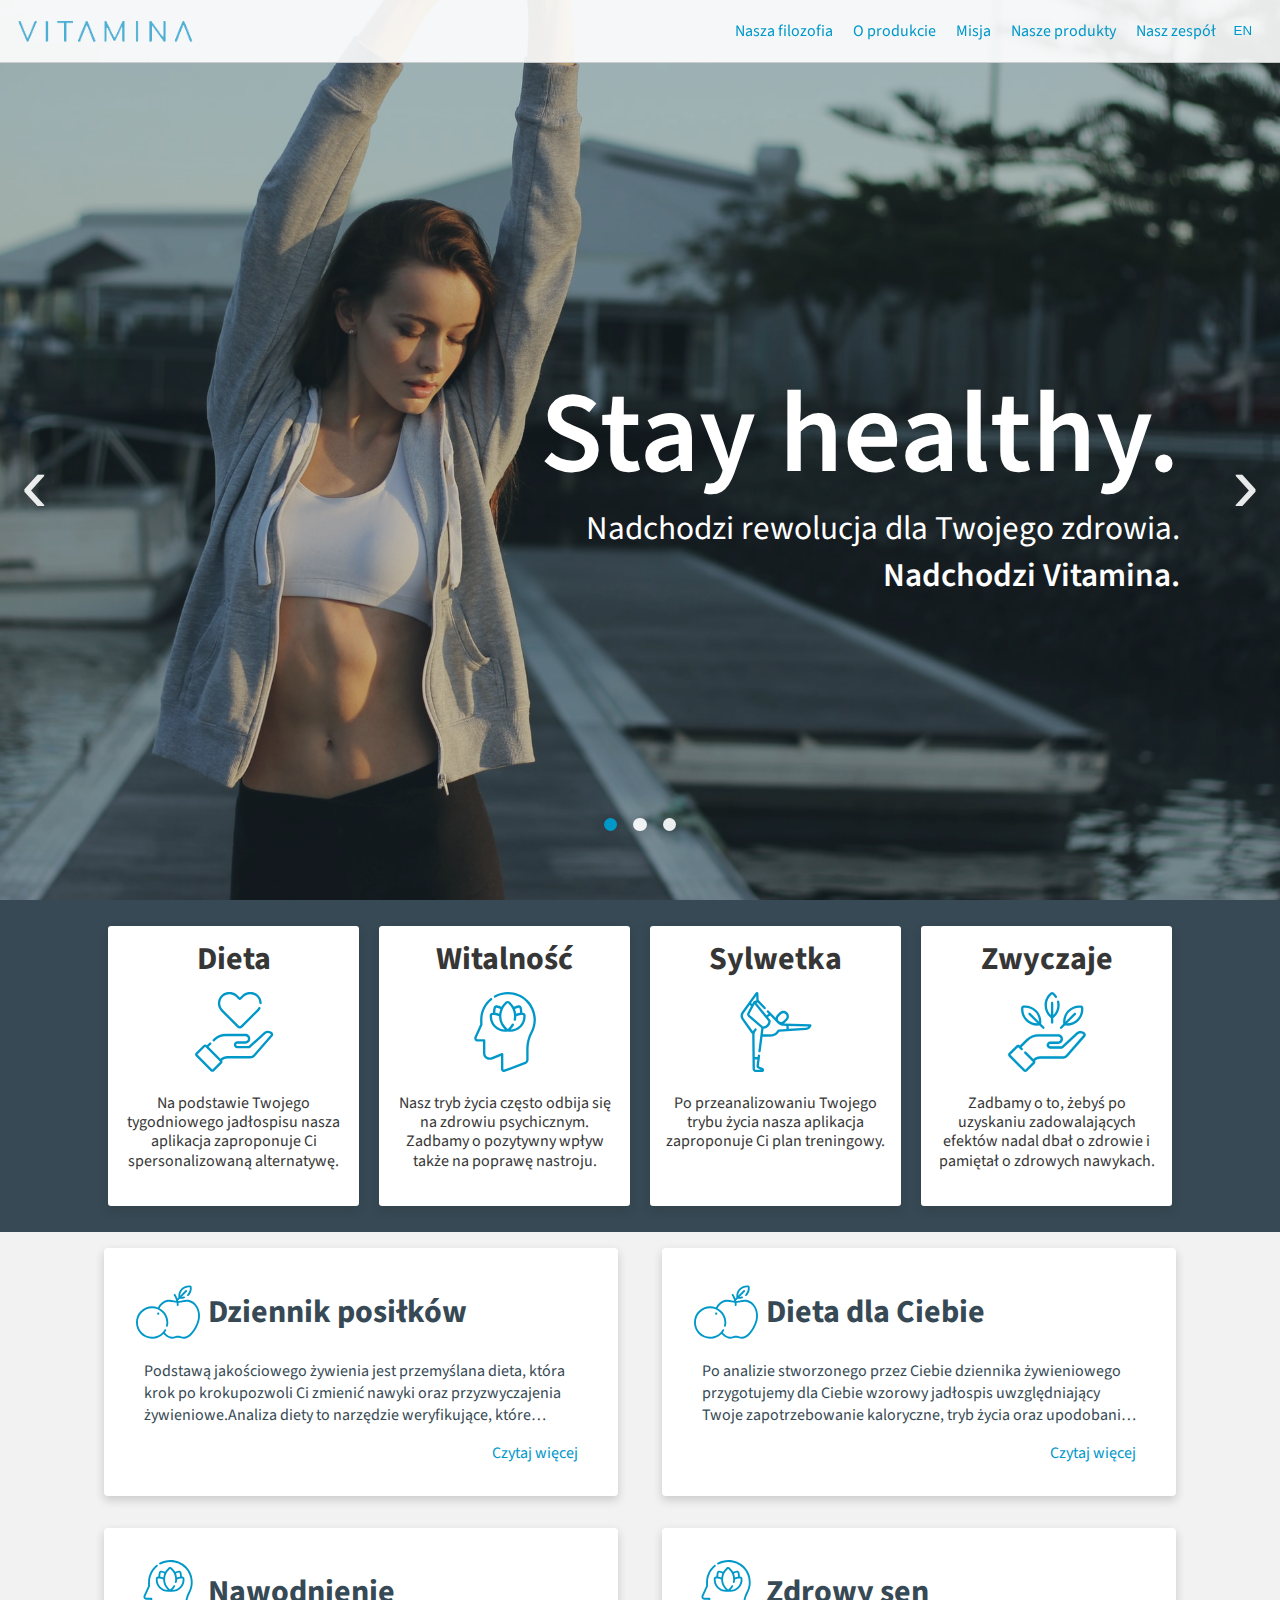
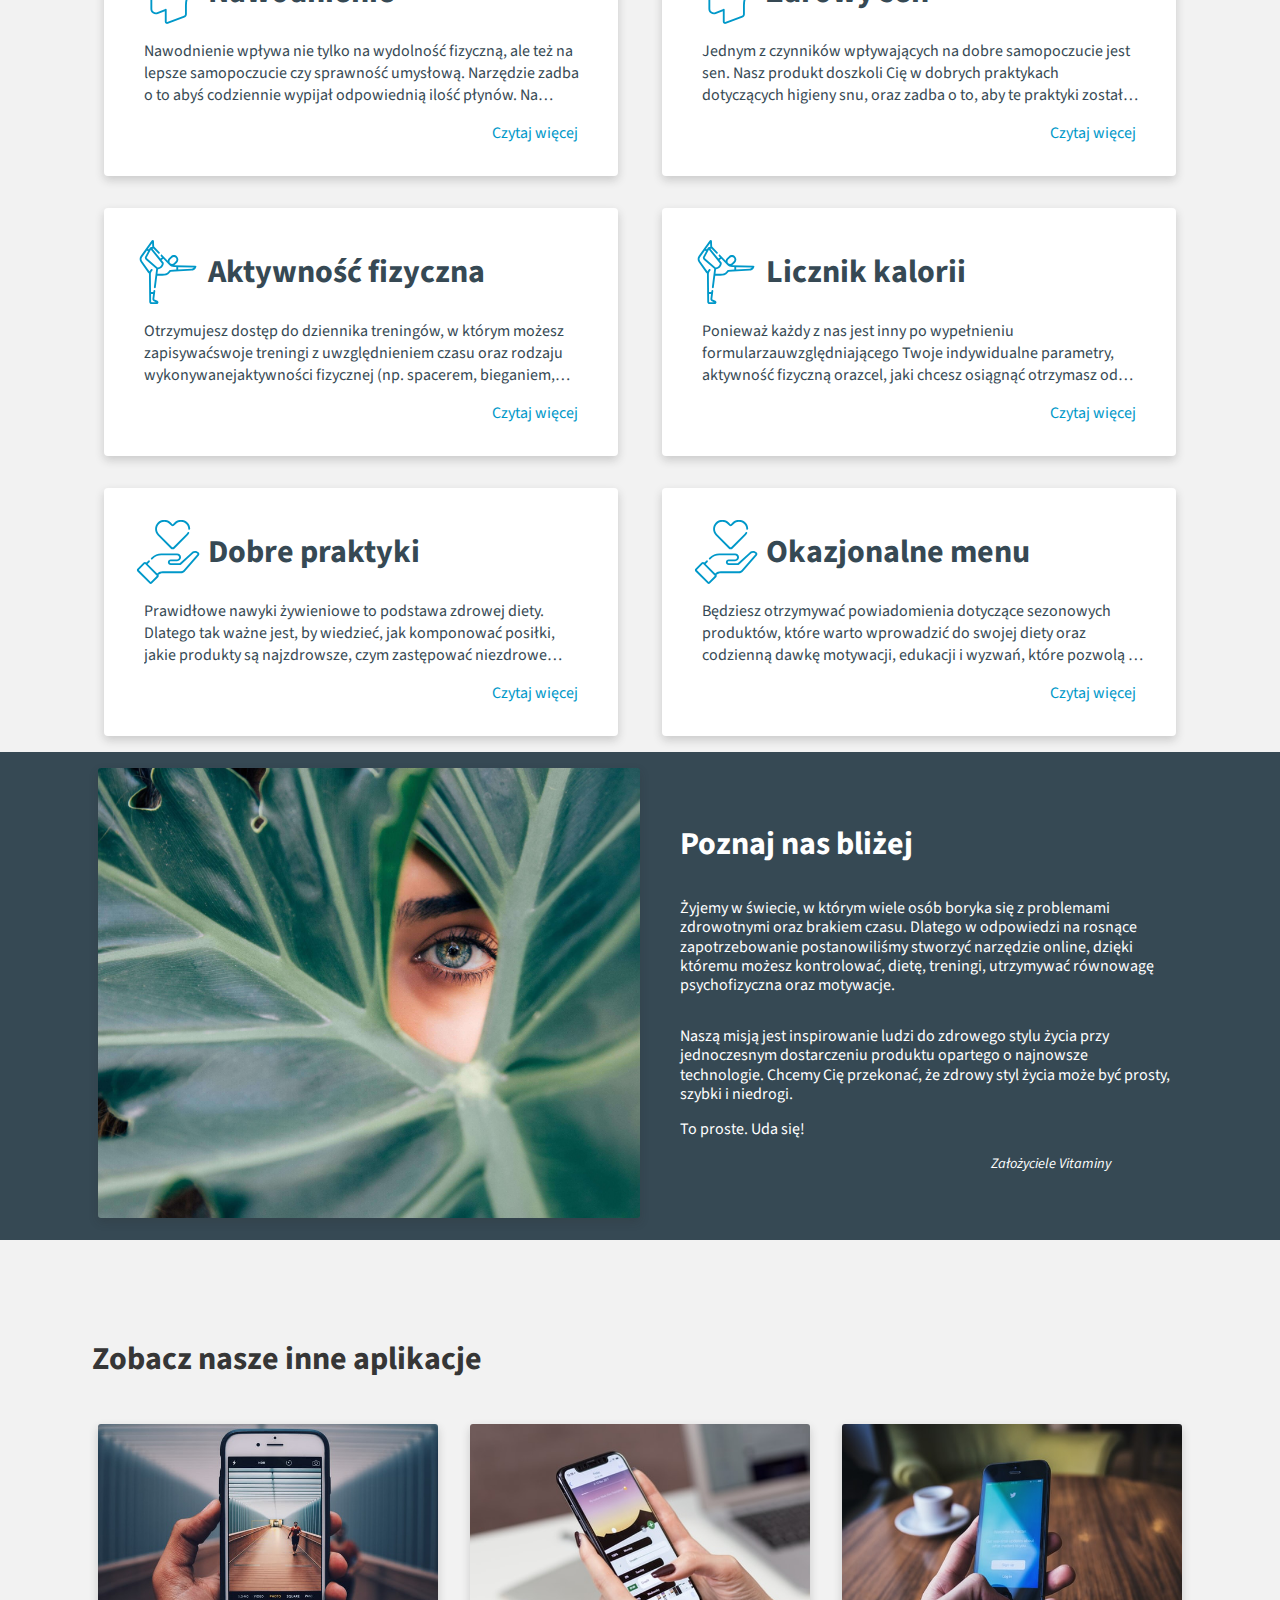
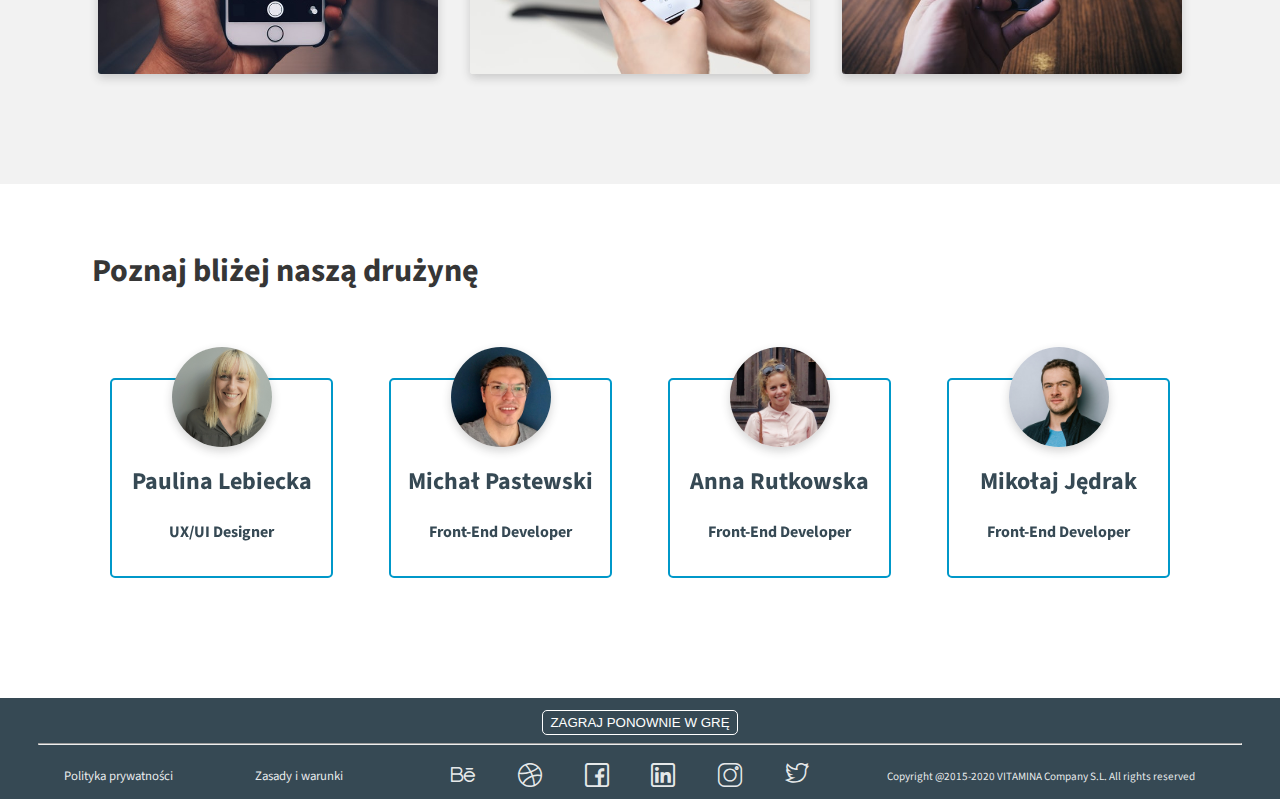
<file: index.html>
<!DOCTYPE html>
<html lang="pl">

<head>
    <meta charset="UTF-8">
    <meta name="Description" content="Projekt Vitamina - wszystko w trosce o zdrowie">
    <meta name="viewport" content="width=device-width, initial-scale=1.0">
    <title>Vitamina</title>

    <link rel="stylesheet" href="css/style.css" type="text/css">
    <link rel="stylesheet" href="css/modal.css" type="text/css">
    <link rel="stylesheet" href="css/variables.css" type="text/css">
    <link rel="stylesheet" href="icons/flaticon.css">
    <link rel="stylesheet" href="./game_elements/game.css">
    <link href="https://fonts.googleapis.com/css?family=Source+Sans+Pro&display=swap" rel="stylesheet">
    <link href="https://fonts.googleapis.com/css?family=Source+Sans+Pro:400&display=swap&subset=latin-ext"
        rel="stylesheet">
    <link href="https://fonts.googleapis.com/css2?family=Quicksand:wght@400;700&display=swap" rel="stylesheet">

</head>

<body>
    <div class="modal__overlay">
        <section class="modal__container">
            <div class="modal__img"></div>
            <button class="modal__close">&times;</button>
            <article class="modal__content">
                <h1 class="modal__title" id="modal-text-1" data-reload>Bądź pierwszy.</h1>
                <p class="modal__text" id="modal-text-2">Zapisz się do Newslettera aby jako pierwszy dowiedziec się o premierze <b>VITAMINY</b></p>
                <form method="post" class="modal__form">
                    <input class="modal__email" type="email" name="email" id="modal-text-input" placeholder="Tutaj wpisz swojego maila">
                    <button class="modal__submit" type="submit" id="modal-text-button">Zapisz się</button><br>
                    <button class="modal__play__game" type="submit" id="modal-text-game-button">Zagraj w naszą grę</button>
                    <span class="modal__email__error__text" id="modal-text-incorrect-email">Nieprawidłowy adres email. <br></span>
                    <label class="modal__label" id="modal-text-nospam"><b>Psst!</b>Tak samo jak ty nie lubimy spamu, dlatego wyślemy Ci 
                        <b>tylko jedną</b> wiadomość w dniu premiery.</label>
                </form>
                <p class="modal__permission" id="modal-text-permission">*Zapisując się do naszego Newslettera zgadzasz się na przetwarzanie Twoich danych w celach marketingowych.</p>
            </article>
        </section>
    </div>
    <a href="#home" class="navigation__menu__list__link"></a>
    <div class="linkLoc" id="home"></div>

    <div class="canvas hidden">
        <h3 id="non-landscape-warning" style= "display: none; padding: 10px; color: #FFF; text-align: center;">If you'd like to play the game, please rotate your device to horizontal position.</h3>
        <div class="game__box">
		    <div class="game__stats">
			    <div class="progress__bar__container game__stat">
				    <div class="progress__bar">
					    <div class="progress__bar__value">100%</div>
					    <div class="progress__bar__empty"></div>
					    <div class="progress__bar__fill"></div>
				    </div>
			    </div>

                <div class="timer game__stat"></div>

                <div class="game__score game__stat" id="game-proper-score">
                    Wynik: <span class="score__counter"></span>
                </div>
		    </div>

            <div class="game__over__screen">
                <img class="end__game__image__text" src="./game_elements/game_image/koniec_gry.svg">
                <div class="final__score"></div>
                <div class="best__score"></div>
                <div class="end__game__text" id="game-proper-endscreen">Vitamen się najadł niezdrowego jedzenia i teraz boli go brzuch. Czy ktoś ma jakąś miętową herbatę?</div>
                <img class="full__human" src="./game_elements/game_image/ludek_brzuch.svg">
                <!-- <button class="button-new">Nowa gra</button>  -->
            </div>

            <div class="close__window"></div>
            <!-- <button class="game__button--easy hidden">Easy mode</button>
            <button class="game__button--hard hidden">Hard mode</button> -->

            <div class="game__ranking"></div>
        </div>
    </div>

    <div class="cookie hidden">
        <div class="cookie__box">
            <img class="cookie__box__icon" src="/icons/food.svg" alt="icona ciastka">
            <p class="cookie__box__description" id="cookie-info">Używamy własnych plików cookies oraz stron trzecich, aby wyświetlać ci reklamy na podstawie przeglądanych przez ciebie treści. Nawigowanie po stronie rozumiemy jako wyrażenie zgody na ich wykorzystanie. Możesz skonfigurować ustawienia plików cookie lub je odrzucić. Aby uzyskać więcej informacji, sprawdź naszą
                <a class="cookie__box__description--link" id="cookie-policy" href="#">Politykę cookies.</a>
            </p>
        </div>
        <button class="cookie__button" id="cookie-agreement">Rozumiem</button>
    </div>

    <nav class="navigation">
        <label class="navigation__burger" for="burger__checkbox">
            <div class="navigation__burger--line burger__active--one"></div>
            <div class="navigation__burger--line burger__active--two"></div>
            <div class="navigation__burger--line burger__active--three"></div>
        </label>
        <input class="navigation__burger__checkbox" type="checkbox" id="burger__checkbox" />
        <button class="page__version__button"><a href="#eng" data-reload class="lang-version">EN</a></button>
        <a href="#hero__page__part" class="navigation__logo"><img class="navigation__logo__img" src="./image/logo.png"
                alt="logo-vitamina"></a>
        <ul class="navigation__menu">
            <li class="navigation__menu__list">
                <a href="#features" class="navigation__menu__list__link" id="philosophy" data-reload>Nasza filozofia</a>
            </li>
            <li class="navigation__menu__list">
                <a href="#additional__features" class="navigation__menu__list__link" id="add-features">O produkcie</a>
            </li>
            <li class="navigation__menu__list">
                <a href="#our__mission" class="navigation__menu__list__link" id="mission">Misja</a>
            </li>
            <li class="navigation__menu__list">
                <a href="#our__work" class="navigation__menu__list__link" id="other-products">Nasze produkty</a>
            </li>
            <li class="navigation__menu__list">
                <a href="#team" class="navigation__menu__list__link" id="team">Nasz zespół</a>
            </li>
        </ul>
    </nav>
    <div class="navigation__arrow hidden">
        <img src="./image/svg/arrow_up.svg" alt="na początek">
    </div>

    <header class="hero" id="hero__page__part">
        <section class="hero__img hero__img__1 active">
        <div class="hero__img__overlay">
            <article class="hero__section">
                <h1 class="hero__title">Stay healthy.</h1>
                <h2 class="hero__subtitle" id="hero__subtitle-one">Nadchodzi rewolucja dla Twojego zdrowia.</h2>
                <h2 class="hero__subtitle hero__subtitle--bold" id="hero__subtitle-two">Nadchodzi Vitamina.</h2>
            </article>
        </div>
        </section>
        <section class="hero__img hero__img__2 ">
            <div class="hero__img__overlay">
            <article class="hero__section">
                <h1 class="hero__title">Stay happy.</h1>
                <h2 class="hero__subtitle" id="hero__subtitle-three">Nadchodzi rewolucja dla Twojego zdrowia.</h2>
                <h2 class="hero__subtitle hero__subtitle--bold" id="hero__subtitle-four">Nadchodzi Vitamina.</h2>
            </article>
            </div>
        </section>
        <section class="hero__img hero__img__3">
            <div class="hero__img__overlay">
            <article class="hero__section">
                <h1 class="hero__title">Stay clean.</h1>
                <h2 class="hero__subtitle" id="hero__subtitle-five">Nadchodzi rewolucja dla Twojego zdrowia.</h2>
                <h2 class="hero__subtitle hero__subtitle--bold" id="hero__subtitle-six">Nadchodzi Vitamina.</h2>
            </article>
            </div>
        </section>
        <div class="hero__slide__arrows">
            <button class="hero__arrow" type="button">&#8249;</button>
            <button class="hero__arrow" type="button">&#8250;</button>
        </div>
        <div class="hero__slide__dots">
            <button class="hero__dot active" type="button"></button>
            <button class="hero__dot" type="button"></button>
            <button class="hero__dot" type="button"></button>
        </div>
    </header>

    <main>
        <section class="section__features linkLoc" id="features">
            <div class="container">
                <article class="features">
                    <section class="features__action">
                        <h2 class="features__action__h" id="features-diet">Dieta</h2>
                        <img class="features__action__img" src="image/svg/003-goodwill.svg"
                            alt="obrazek owoców - zdrowie">
                        <p class="features__action__p" id="features-diet-info">Na podstawie Twojego tygodniowego jadłospisu nasza aplikacja
                            zaproponuje Ci spersonalizowaną alternatywę.</p>
                    </section>
                    <section class="features__action">
                        <h2 class="features__action__h" id="features-vitality">Witalność</h2>
                        <img class="features__action__img" src="image/svg/004-head.svg"
                            alt="obrazek głowy- samopoczucie">
                        <p class="features__action__p" id="features-vitality-info">Nasz tryb życia często odbija się na zdrowiu psychicznym. Zadbamy
                            o pozytywny wpływ także na poprawę nastroju.</p>
                    </section>
                    <section class="features__action">
                        <h2 class="features__action__h"  id="features-figure">Sylwetka</h2>
                        <img class="features__action__img" src="image/svg/002-exercise.svg"
                            alt="obrazek osoby wykonującej ćwiczenia- sylwetka">
                        <p class="features__action__p" id="features-figure-info">Po przeanalizowaniu Twojego trybu życia nasza aplikacja
                            zaproponuje Ci plan treningowy.</p>
                    </section>
                    <section class="features__action">
                        <h2 class="features__action__h" id="features-habits">Zwyczaje</h2>
                        <img class="features__action__img" src="image/svg/001-healing.svg"
                            alt="obrazek prezenujący zdrowe serce - dobre nawyki">
                        <p class="features__action__p" id="features-habits-info">Zadbamy o to, żebyś po uzyskaniu zadowalających efektów nadal
                            dbał o zdrowie i pamiętał o zdrowych nawykach.</p>
                    </section>
                </article>
            </div>
        </section>

        <section class="section__additional__features" id="additional__features">
            <div class="container">
                <article class="additional__features linkLoc" id="additional__features">
                    <section class="additional__features__box">
                        <div class="additional__features__box__header">
                            <img class="additional__features__box__header__icon" src="image/svg/AF-apple.svg"
                                alt="obrazek prezenujący jabłko">
                            <h2 class="additional__features__title" id="add-features-journal">Dziennik posiłków</h2>
                        </div>
                        <div class="additional__features__box__body ">
                            <input type="checkbox" class="additional__features__box__read__more__checkbox"
                                id="additional__features__box__body__text__checkbox--1" />
                            <p class="additional___features__box__body__text" id="add-features-journal-content">Podstawą jakościowego żywienia jest
                                przemyślana dieta, która krok po krokupozwoli Ci zmienić nawyki oraz przyzwyczajenia
                                żywieniowe.Analiza diety to narzędzie weryfikujące, które pozwala określić czy
                                stosowanyprzez Ciebie sposób żywienia jest pełnowartościowy. Podstawą jest dziennik
                                żywieniowy, gdzie będziesz mógł dodawać zjedzoneprzez siebie posiłki. Zrobisz to
                                opierając się na bazie produktów spożywczych,dzięki, której też sprawdzisz ile kalorii
                                mają spożywane przez Ciebie produkty.Dodatkowo będziesz mieć możliwość uzupełniania bazy
                                o swoje indywidualneprodukty. Za pomocą prowadzonego przez Ciebie dziennika
                                żywieniowegooraz wypełnionego formularza uwzgledniającego Twoje indywidulaneparametry
                                będziemy mogli przeanalizować Twoją dietę oceniająckaloryczność, pobór podstawowych
                                składników pokarmowych (białka, tłuszczewęglowodany) oraz pobór składników mineralnych i
                                witamin. Sprawdzimyrównież czy Twój jadłospis jest urozmaicony oraz ustalimy czy
                                potrzebujesz niewielkiej korekty nawyków żywieniowych czy może rewolucji żywieniowej.</p>
                            <label for="additional__features__box__body__text__checkbox--1"
                                class="additional__features__box__read__more__trigger"></label>
                        </div>
                    </section>

                    <section class="additional__features__box">
                        <div class="additional__features__box__header">
                            <img class="additional__features__box__header__icon" src="image/svg/AF-apple.svg"
                                alt="obrazek prezenujący jabłko">
                            <h2 class="additional__features__title" id="add-features-diet">Dieta dla Ciebie</h2>
                        </div>
                        <div class="additional__features__box__body">
                            <input type="checkbox" class="additional__features__box__read__more__checkbox"
                                id="additional__features__box__body__text__checkbox--2" />
                            <p class="additional___features__box__body__text" id="add-features-diet-content">Po analizie stworzonego przez Ciebie
                                dziennika żywieniowego przygotujemy dla Ciebie wzorowy jadłospis uwzględniający Twoje
                                zapotrzebowanie kaloryczne, tryb życia oraz upodobania kulinarne- nie będzie w naszej
                                diecie produktów których nie lubisz, bądź nie tolerujesz! Dodatkowo wraz z dietą
                                zapewnimy Ci listę zakupów na cały tydzień. W trakcie stosowania zaproponowanego przez
                                nas jadłospisu pozostaniemy z Tobą w kontakcie (mail lub Facebook) i odpowiemy na kazde
                                Twoje pytanie!</p>
                            <label for="additional__features__box__body__text__checkbox--2"
                                class="additional__features__box__read__more__trigger"></label>
                        </div>
                    </section>
                    <section class="additional__features__box">
                        <div class="additional__features__box__header">
                            <img class="additional__features__box__header__icon" src="image/svg/AF-head.svg"
                                alt="obrazek prezenujący głowę">
                            <h2 class="additional__features__title" id="add-features-hydration">Nawodnienie</h2>
                        </div>
                        <div class="additional__features__box__body">
                            <input type="checkbox" class="additional__features__box__read__more__checkbox"
                                id="additional__features__box__body__text__checkbox--3" />
                            <p class="additional___features__box__body__text" id="add-features-hydration-content">Nawodnienie wpływa nie tylko na wydolność
                                fizyczną, ale też na lepsze samopoczucie czy sprawność umysłową. Narzędzie zadba o to
                                abyś codziennie wypijał odpowiednią ilość płynów. Na początek na podstawie formularza
                                obliczymy Twoje optymalne zapotrzebowanie na wodę. Następnie będziesz mógł codziennie
                                uzupełniać ilość wypitych przez siebie płynów wybierając różne pojemności oraz rodzaje
                                napojów. Uzupełnione dane będziesz mógł obejrzeć na wykresie i porównać z dziennym
                                zapotrzebowaniem. Twoje ciało będzie ci naprawdę wdzięczne!</p>
                            <label for="additional__features__box__body__text__checkbox--3"
                                class="additional__features__box__read__more__trigger"></label>
                        </div>
                    </section>
                    <section class="additional__features__box">
                        <div class="additional__features__box__header">
                            <img class="additional__features__box__header__icon" src="image/svg/AF-head.svg"
                                alt="obrazek prezenujący głowę">
                            <h2 class="additional__features__title" id="add-features-sleep">Zdrowy sen</h2>
                        </div>
                        <div class="additional__features__box__body">
                            <input type="checkbox" class="additional__features__box__read__more__checkbox"
                                id="additional__features__box__body__text__checkbox--4" />
                            <p class="additional___features__box__body__text" id="add-features-sleep-content">Jednym z czynników wpływających na dobre
                                samopoczucie jest sen. Nasz produkt doszkoli Cię w dobrych praktykach dotyczących
                                higieny snu, oraz zadba o to, aby te praktyki zostały wcielone w zycie między innymi
                                dzięki aplikacji
                                Ułatwiającej zasypianie i monitorującej stan snu. W pierwszej kolejności nasza aplikacja
                                codziennie tuż przed snem udostępniać będzie krótką, kilkunastominutową sesję medytacji
                                w celu odprężenia umysłu. Następnie, monitorując nasz sen przez całą noc, wybierze
                                najodpowiedniejszy moment wybudzenia (tuż przed budzikiem) tak, by trafić na najlżejszą
                                fazę naszego snu i uniknąć szoku dla organizmu. Gwarantujemy, że obudzisz się wyspany i
                                zrelaksowany!</p>
                            <label for="additional__features__box__body__text__checkbox--4"
                                class="additional__features__box__read__more__trigger"></label>
                        </div>
                    </section>
                    <section class="additional__features__box">
                        <div class="additional__features__box__header">
                            <img class="additional__features__box__header__icon" src="image/svg/AF-exercise.svg"
                                alt="obrazek prezenujący ćwiczenia">
                            <h2 class="additional__features__title" id="add-features-activity">Aktywność fizyczna</h2>
                        </div>
                        <div class="additional__features__box__body">
                            <input type="checkbox" class="additional__features__box__read__more__checkbox"
                                id="additional__features__box__body__text__checkbox--5" />
                            <p class="additional___features__box__body__text" id="add-features-activity-content">Otrzymujesz dostęp do dziennika treningów,
                                w którym możesz zapisywaćswoje treningi z uwzględnieniem czasu oraz rodzaju
                                wykonywanejaktywności fizycznej (np. spacerem, bieganiem, jazdą na rowerze) .Będziesz
                                mógł sprawdzić spaloną liczbę kalorii oraz na bieżąco śledzić swoje sportowe postępy na
                                wykresie. Dostaniesz też od nas informacje zwrotną motywująca Cię do dalszego zrzucania
                                zbędnych kilogramów.</p>
                            <label for="additional__features__box__body__text__checkbox--5"
                                class="additional__features__box__read__more__trigger"></label>
                        </div>
                    </section>
                    <section class="additional__features__box">
                        <div class="additional__features__box__header">
                            <img class="additional__features__box__header__icon" src="image/svg/AF-exercise.svg"
                                alt="obrazek prezenujący ćwiczenia">
                            <h2 class="additional__features__title" id="add-features-calories">Licznik kalorii</h2>
                        </div>
                        <div class="additional__features__box__body">
                            <input type="checkbox" class="additional__features__box__read__more__checkbox"
                                id="additional__features__box__body__text__checkbox--6" />
                            <p class="additional___features__box__body__text" id="add-features-calories-content">Ponieważ każdy z nas jest inny po
                                wypełnieniu formularzauwzględniającego Twoje indywidualne parametry, aktywność fizyczną
                                orazcel, jaki chcesz osiągnąć otrzymasz od nas spersonalizowany rozkładmakroskładników,
                                których ilość powinieneś spożywać każdego dnia.Również dostaniesz od nas wskazówki jak
                                komponować zdrowe posiłki wrazz zalecanymi prozdrowotnymi produktami, dzięki czemu z
                                każdym dniembędziesz wyglądać lepiej i zdrowiej.</p>
                            <label for="additional__features__box__body__text__checkbox--6"
                                class="additional__features__box__read__more__trigger"></label>
                        </div>
                    </section>
                    <section class="additional__features__box">
                        <div class="additional__features__box__header">
                            <img class="additional__features__box__header__icon" src="image/svg/AF-goodwill.svg"
                                alt="obrazek prezenujący ćwiczenia">
                            <h2 class="additional__features__title" id="add-features-practices">Dobre praktyki</h2>
                        </div>
                        <div class="additional__features__box__body">
                            <input type="checkbox" class="additional__features__box__read__more__checkbox"
                                id="additional__features__box__body__text__checkbox--7" />
                            <p class="additional___features__box__body__text" id="add-features-practices-content">Prawidłowe nawyki żywieniowe to podstawa
                                zdrowej diety. Dlatego tak ważne jest, by wiedzieć, jak komponować posiłki, jakie
                                produkty są najzdrowsze, czym zastępować niezdrowe składniki diety. W naszych artykułach
                                znajdziecie także porady, jak przyrządzać posiłki z super foods, by zachowały wszystkie
                                swoje prozdrowotne właściwości. Otrzymasz od nas dostęp do bazy wiedzy zawierającej
                                porady dotyczące zdrowego stylu życia oraz odpowiedzi na najczęściej zadawane pytania.
                            </p>
                            <label for="additional__features__box__body__text__checkbox--7"
                                class="additional__features__box__read__more__trigger"></label>
                        </div>
                    </section>
                    <section class="additional__features__box">
                        <div class="additional__features__box__header">
                            <img class="additional__features__box__header__icon" src="image/svg/AF-goodwill.svg"
                                alt="obrazek prezenujący ćwiczenia">
                            <h2 class="additional__features__title" id="add-features-menu">Okazjonalne menu</h2>
                        </div>
                        <div class="additional__features__box__body">
                            <input type="checkbox" class="additional__features__box__read__more__checkbox"
                                id="additional__features__box__body__text__checkbox--8" />
                            <p class="additional___features__box__body__text" id="add-features-menu-content">Będziesz otrzymywać powiadomienia
                                dotyczące sezonowych produktów, które warto wprowadzić do swojej diety oraz codzienną
                                dawkę motywacji, edukacji i wyzwań, które pozwolą Ci utrzymać zdrowy tryb życia.
                                Zapewnimy Ci dostęp do łatwych i szybkich przepisów które stworzyć można z tych
                                produktów w łatwy i szybki sposób. Codziennie motywować będziemy Cię do coraz większej i
                                częstszej aktywności fizycznej- moze zamiast windy poruszaj się po pracowniczym budynku
                                schodami? Zrób sobie przerwę w pracy i wykonaj kilka przysiadów a na pewno łatwiej
                                będzie Ci się skupić! </p>
                            <label for="additional__features__box__body__text__checkbox--8"
                                class="additional__features__box__read__more__trigger"></label>
                        </div>
                    </section>
                </article>
            </div>
        </section>

        <section class="section__mission" id="our__mission">
            <div class="container">
                <article class="mission linkLoc" id="our__mission">
                    <figure class="mission__image">
                        <img class="mission__image--img" src="image/photo-1501644898242-cfea317d7faf.jpeg"
                            alt="człowiek spoglądający z za liści">
                    </figure>
                    <section class="mission__section">
                        <h3 class="mission__section--h" id="about-us-title">Poznaj nas bliżej</h3>
                        <div class="mission__section__discription">
                            <p class="mission__section__discription--hidden" id="about-us-content">Żyjemy w świecie, w którym wiele osób
                                boryka się z problemami zdrowotnymi oraz brakiem czasu. Dlatego w odpowiedzi na rosnące
                                zapotrzebowanie postanowiliśmy stworzyć narzędzie online, dzięki któremu możesz
                                kontrolować, dietę, treningi, utrzymywać równowagę psychofizyczna oraz motywacje.</p>
                            <p id="about-us-content-2">Naszą misją jest inspirowanie ludzi do zdrowego stylu życia przy jednoczesnym
                                dostarczeniu produktu opartego o najnowsze technologie. Chcemy Cię przekonać, że zdrowy
                                styl życia może być prosty, szybki i niedrogi.</p>
                            <p id="about-us-content-3">To proste. Uda się!</p>
                            <p class="mission__section__discription-p" id="about-us-founders">Założyciele Vitaminy</p>
                        </div>
                    </section>
                </article>
            </div>
        </section>

        <section class="section__ourwork" id="our__work">
            <div class="container">
                <article class="ourwork linkLoc" id="our__work">
                    <h2 class="ourwork__h" id="products">Zobacz nasze inne aplikacje</h2>
                    <div class="ourwork__present">
                        <section class="ourwork__present__section">
                            <img class="ourwork__present__section__img"
                                src="image/ourwork-amir-hanna-sweUF7FcyP4-unsplash.jpg" alt="our first aplication">
                            <button class="ourwork__present__section__button">
                                <h3 class="ourwork__present__section__button--h">Trip Invoked</h3>
                                <p>Lorem ipsum dolor, sit amet consectetur adipisicing elit.</p>
                            </button>
                        </section>
                        <section class="ourwork__present__section">
                            <img class="ourwork__present__section__img"
                                src="image/ourwork-freestocks-L5DxWLmywmM-unsplash.jpg" alt="our first aplication">
                            <button class="ourwork__present__section__button">
                                <h3 class="ourwork__present__section__button--h">Analysis Polution</h3>
                                <p>Lorem ipsum dolor, sit amet consectetur adipisicing elit.</p>
                            </button>
                        </section>
                        <section class="ourwork__present__section">
                            <img class="ourwork__present__section__img"
                                src="image/ourwork-freestocks-HAIPJ8PyeL8-unsplash.jpg"
                                alt="our first aplication">
                            <button class="ourwork__present__section__button">
                                <h3 class="ourwork__present__section__button--h">Lucky Coffe</h3>
                                <p>Lorem ipsum dolor, sit amet consectetur adipisicing elit.</p>
                            </button>
                        </section>
                    </div>
                </article>
            </div>
        </section>

        <section class="team linkLoc" id="team">
            <div class="container">
                <h2 class="team__header" id="team-header">Poznaj bliżej naszą drużynę</h2>
                <div class="team__container">
                    <article class="team__card">

                        <div class="team__card__container">
                          <div class="team__card__front team__card__styling">
                            <figure class="team__card__img__container">
                                <img class="team__card__img" src="image/team/Paulina__awesome__pic.jpg"
                                    alt="team member picture">
                            </figure>
                            <h4 class="team__card__name team__card__header">Paulina Lebiecka</h4>
                            <h5 class="team__card__title team__card__header">UX/UI Designer</h5>
                          </div>
                            
                          <div class="team__card__back team__card__styling"> 
                            <figure class="team__card__img__container">
                              <img class="team__card__img" src="image/team/Paulina__awesome__pic.jpg"
                                  alt="team member picture">
                          </figure>   
                          <h4 class="team__card__name team__card__header">Paulina Lebiecka</h4>                   
                            <div class="team__card__icons">
                                <a href="https://www.facebook.com/paulina.lebiecka/" class="team__card__icon__link link"><i
                                        class="team__card__icon flaticon-facebook"></i></a>
                                <a href="https://github.com/paulinalebiecka" class="team__card__icon__link link"><i
                                        class="team__card__icon flaticon-github"></i></a> <!--fix git-->
                                <a href="https://www.linkedin.com/in/paulina-lebiecka-2b993518a/" class="team__card__icon__link link"><i
                                        class="team__card__icon flaticon-linkedin"></i></a>
                            </div>
                          </div>
                      </div>
                    </article>
                    <article class="team__card">

                        <div class="team__card__container">
                          <div class="team__card__front team__card__styling">
                            <figure class="team__card__img__container">
                                <img class="team__card__img" src="image/team/Michal__awesome__pic.jpg"
                                    alt="team member picture">
                            </figure>
                            <h4 class="team__card__name team__card__header">Michał Pastewski</h4>
                            <h5 class="team__card__title team__card__header">Front-End Developer</h5>
                          </div>
                            
                          <div class="team__card__back team__card__styling"> 
                            <figure class="team__card__img__container">
                              <img class="team__card__img" src="image/team/Michal__awesome__pic.jpg"
                                  alt="team member picture">
                          </figure>  
                          <h4 class="team__card__name team__card__header">Michał Pastewski</h4>
                            <div class="team__card__icons">
                                
                                <a href="https://www.facebook.com/michpastewski" class="team__card__icon__link link"><i
                                        class="team__card__icon flaticon-facebook"></i></a>
                                <a href="https://github.com/michael-pastewski" class="team__card__icon__link link"><i
                                        class="team__card__icon flaticon-github"></i></a> <!--fix git-->
                                <a href="https://www.linkedin.com/in/michal-pastewski" class="team__card__icon__link link"><i
                                        class="team__card__icon flaticon-linkedin"></i></a>
                            </div>
                          </div>
                      </div>
                    </article>

                    <article class="team__card">

                        <div class="team__card__container">
                          <div class="team__card__front team__card__styling">
                            <figure class="team__card__img__container">
                                <img class="team__card__img" src="image/team/Ania__awesome__pic.jpg"
                                    alt="team member picture">
                            </figure>
                            <h4 class="team__card__name team__card__header">Anna Rutkowska</h4>
                            <h5 class="team__card__title team__card__header">Front-End Developer</h5>
                          </div>
                            
                          <div class="team__card__back team__card__styling"> 
                            <figure class="team__card__img__container">
                              <img class="team__card__img" src="image/team/Ania__awesome__pic.jpg"
                                  alt="team member picture">
                          </figure>      
                          <h4 class="team__card__name team__card__header">Anna Rutkowska</h4>                
                            <div class="team__card__icons">
                                <a href="https://www.facebook.com/ania.rutkowska.980" class="team__card__icon__link link"><i
                                        class="team__card__icon flaticon-facebook"></i></a>
                                <a href="https://github.com/rutkows-anna" class="team__card__icon__link link"><i
                                        class="team__card__icon flaticon-github"></i></a> <!--fix git-->
                                <a href="https://www.linkedin.com/in/rutkows-anna/" class="team__card__icon__link link"><i
                                        class="team__card__icon flaticon-linkedin"></i></a>
                            </div>
                          </div>
                      </div>
                    </article>
                    
                    <article class="team__card">

                        <div class="team__card__container">
                          <div class="team__card__front team__card__styling">
                            <figure class="team__card__img__container">
                                <img class="team__card__img" src="image/team/Mikolaj__awesome__pic.jpg"
                                    alt="team member picture">
                            </figure>
                            <h4 class="team__card__name team__card__header">Mikołaj Jędrak</h4>
                            <h5 class="team__card__title team__card__header">Front-End Developer</h5>
                          </div>
                            
                          <div class="team__card__back team__card__styling"> 
                            <figure class="team__card__img__container">
                              <img class="team__card__img" src="image/team/Mikolaj__awesome__pic.jpg"
                                  alt="team member picture">
                          </figure>     
                          <h4 class="team__card__name team__card__header">Mikołaj Jędrak</h4>                 
                            <div class="team__card__icons">
                                <a href="https://www.facebook.com/kuba.jedrak" class="team__card__icon__link link"><i
                                        class="team__card__icon flaticon-facebook"></i></a>
                                <a href="https://github.com/KubaJedrak" class="team__card__icon__link link"><i
                                        class="team__card__icon flaticon-github"></i></a> <!--fix git-->
                                <a href="https://www.linkedin.com/in/miko%C5%82aj-j%C4%99drak-a148a5160/" class="team__card__icon__link link">
                                    <i class="team__card__icon flaticon-linkedin"></i></a>
                            </div>
                          </div>
                      </div>
                    </article>
                    
                </div>
            </div>
        </section>
    </main>

    <footer class="footer">
        <button class="play__game__again" id="game-button">ZAGRAJ PONOWNIE W GRĘ</button>
        <hr class="footer__line">
        <div class="footer__container">
            <div class="footer__links footer__item">
                <a href="#" class="link footer__link" id="policy">Polityka prywatności</a>
                <a href="#" class="link footer__link" id="terms">Zasady i warunki</a>
            </div>
            <div class="footer__icons footer__item">
                <!--MISSING LINKS BELOW-->
                <a href="#" class="link footer__link footer__icon__link"><i
                        class="socialmedia__icon flaticon-behance footer__icon"></i></a>
                <a href="#" class="link footer__link footer__icon__link"><i
                        class="socialmedia__icon flaticon-basketball footer__icon"></i></a>
                <a href="#" class="link footer__link footer__icon__link"><i
                        class="socialmedia__icon flaticon-facebook footer__icon"></i></a>
                <a href="#" class="link footer__link footer__icon__link"><i
                        class="socialmedia__icon flaticon-linkedin footer__icon"></i></a>
                <a href="#" class="link footer__link footer__icon__link"><i
                        class="socialmedia__icon flaticon-instagram footer__icon"></i></a>
                <a href="#" class="link footer__link footer__icon__link"><i
                        class="socialmedia__icon flaticon-twitter footer__icon"></i></a>
            </div>
            <div class="footer__copyright footer__item">
                <p class="footer__copyright__text">Copyright @2015-2020 VITAMINA Company S.L. All rights reserved</p>
            </div>
        </div>
    </footer>

    <script src="index.js" type="text/javascript"></script>
    <script src="./game_elements/game.js" type="text/javascript"></script>
    <script src="language.js" type="text/javascript"></script>
</body>

</html>
</file>
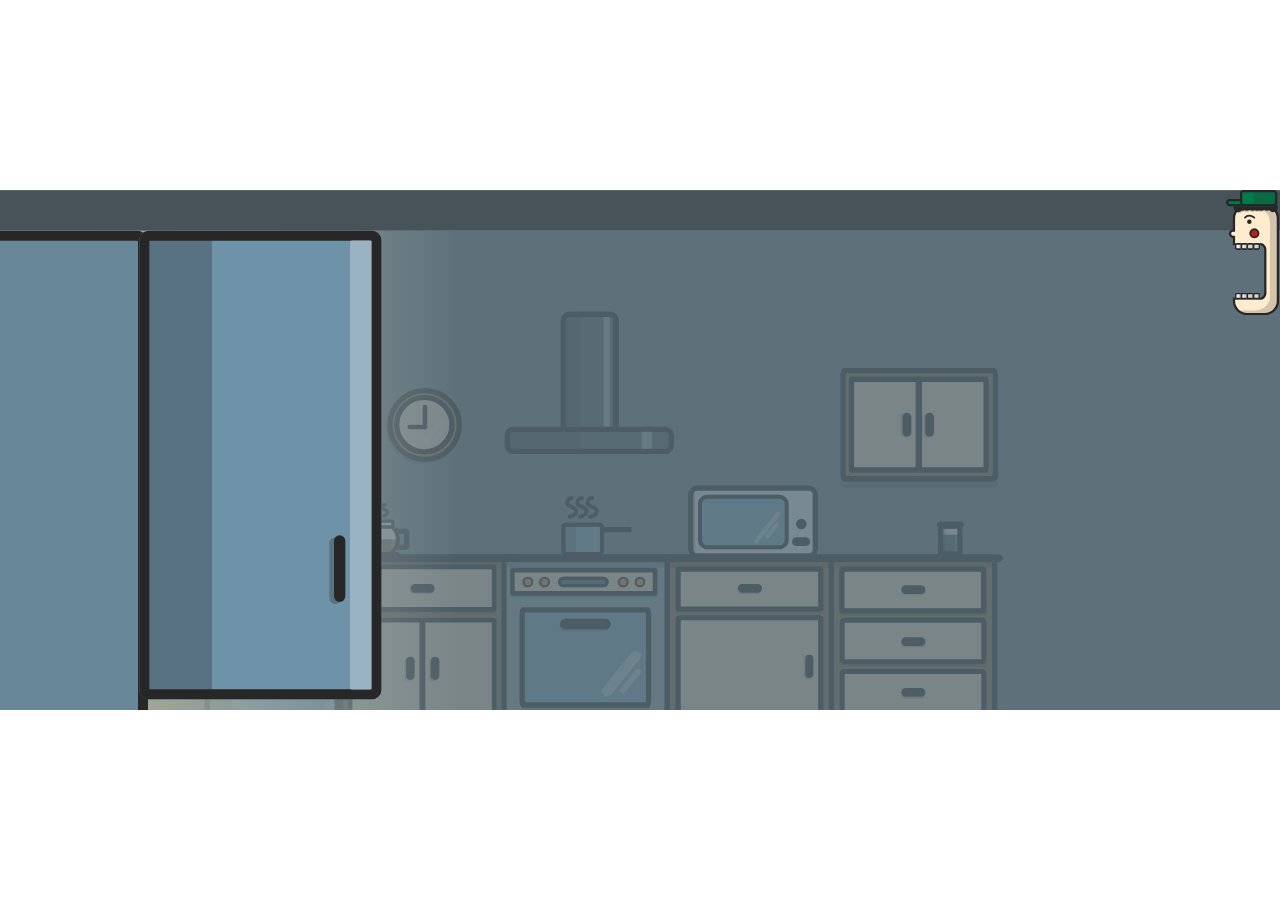
<file: Game/game.html>
<!DOCTYPE html>
<html>
<head>
	<title>Scrolling Screen Witch - www.jsdn.pl js.n00b</title>
<link rel="stylesheet" href="game.css">
</head>
<body>
<main class="canvas">
	<div class="game__box"></div>
</main>

<script type="text/javascript" src="game.js"></script>
</body>
</html>
</file>
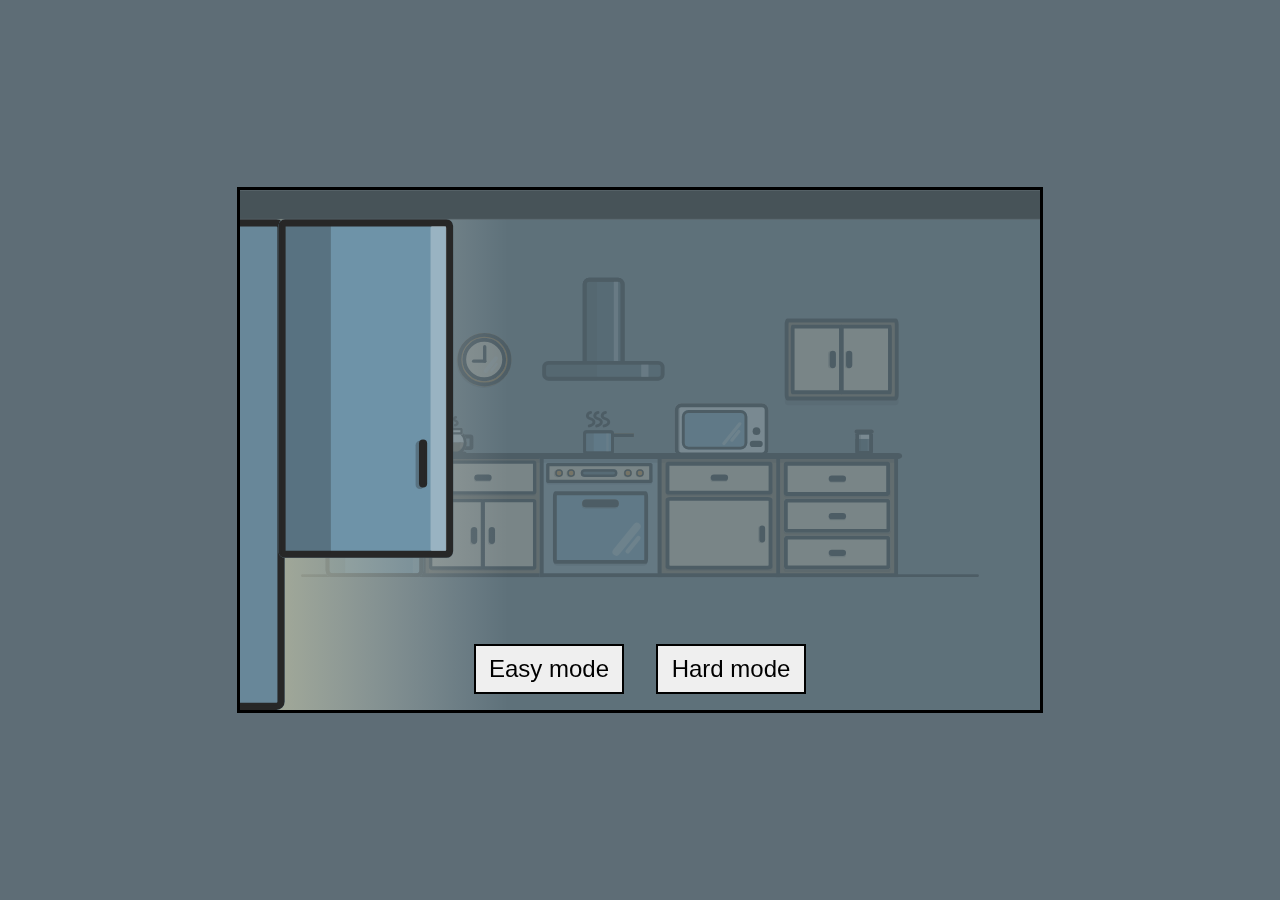
<file: game_elements/game.html>
<!DOCTYPE html>
<html>
<head>
	<title>Scrolling Screen Witch - www.jsdn.pl js.n00b</title>
<link rel="stylesheet" href="game.css">
</head>
<body>
<main class="canvas">

	<div class="game__box">
		
		<div class="game__stats">

			<div class="progress__bar__container game__stat">
				<div class="progress__bar">

					<div class="progress__bar__value">100%</div>
					<div class="progress__bar__empty"></div>
					<div class="progress__bar__fill"></div>
			
				</div>
			</div>

			<div class="timer game__stat"></div>

			<div class="game__score game__stat">
				Wynik: <span class="score__counter"></span>
			</div>
		</div>


	</div>


	<div class="game__over__screen">
		<img class="end__game__image__text" src="game_image/koniec_gry.svg">
		<div class="final__score"></div>
		<div class="best__score">wynik najnajajanleeepszy</div>
		<div class="end__game__text">Vitamen się najdał niezdrowego jedzenia i teraz boli go brzuch. Czy ktoś ma jakąś miętową herbatę?</div>
		<img class="full__human" src="game_image/ludek_brzuch.svg">
		<button class="button-new">Nowa gra</button> 
	</div>

	<div class="game__ranking">

	</div>
		
</main>

<script type="text/javascript" src="game.js"></script>
</body>
</html>
</file>
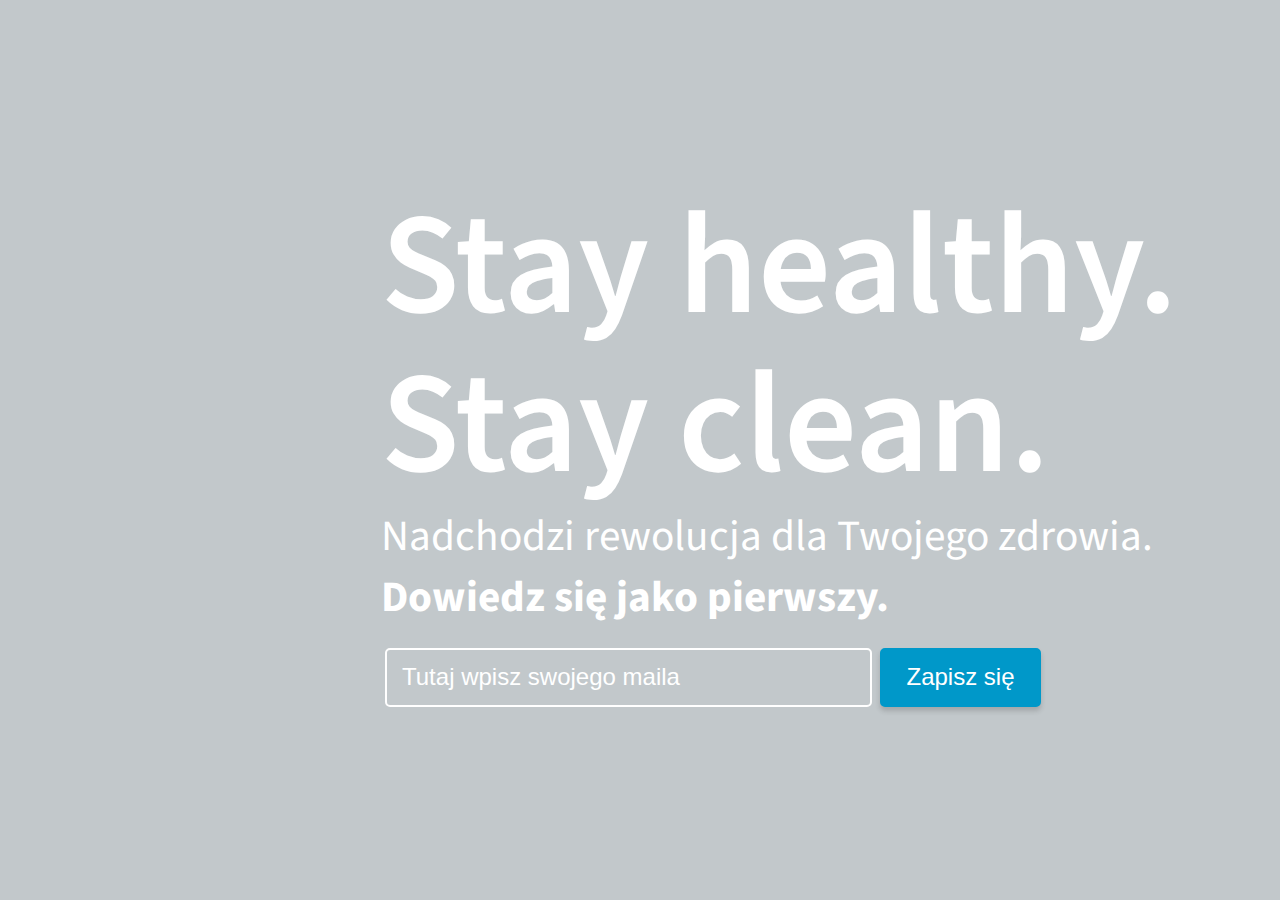
<file: hero/hero.html>
<!DOCTYPE html>
<html lang="en">
<head>
    <meta charset="UTF-8">
    <meta name="viewport" content="width=device-width, initial-scale=1.0">
    <title>Vitamina</title>
    <link rel="stylesheet" href="hero.css">
    <link rel="stylesheet" href="css/variables.css">
    <link href="https://fonts.googleapis.com/css?family=Source+Sans+Pro&display=swap" rel="stylesheet">
</head>
<body>
    <!--
    <div class="navigation">
        <div class="navigation__logo">LOGO</div>
        <ul class="menu">
            <li class="menu__link">Nasza filozofia</li>
            <li class="menu__link">O produkcie</li>
            <li class="menu__link">Nasz zespół</li>
            <li class="menu__link">Kontakt</li>
        </ul>
    </div>
-->

    <div class="hero">
        <div class="hero__image"></div>
        <div class="hero__section">
            <div class="hero__content">
                <h1 class="hero__title">Stay healthy.</h1>
                <h1 class="hero__title">Stay clean.</h1>
                <h2 class="hero__subtitle hero__subtitle--normal">Nadchodzi rewolucja dla Twojego zdrowia.</h2>
                <h2 class="hero__subtitle hero__subtitle--bold">Dowiedz się jako pierwszy.</h2>
                <div class="hero__form">
                    <input class="hero__input hero__email" type="email"
                        pattern=".+@" required
                        value="Tutaj wpisz swojego maila" placeholder>
                    <input class="hero__input hero__submit" type="submit" value="Zapisz się">
                </div>

            </div>
        </div>
    </div>
</body>
</html>
</file>
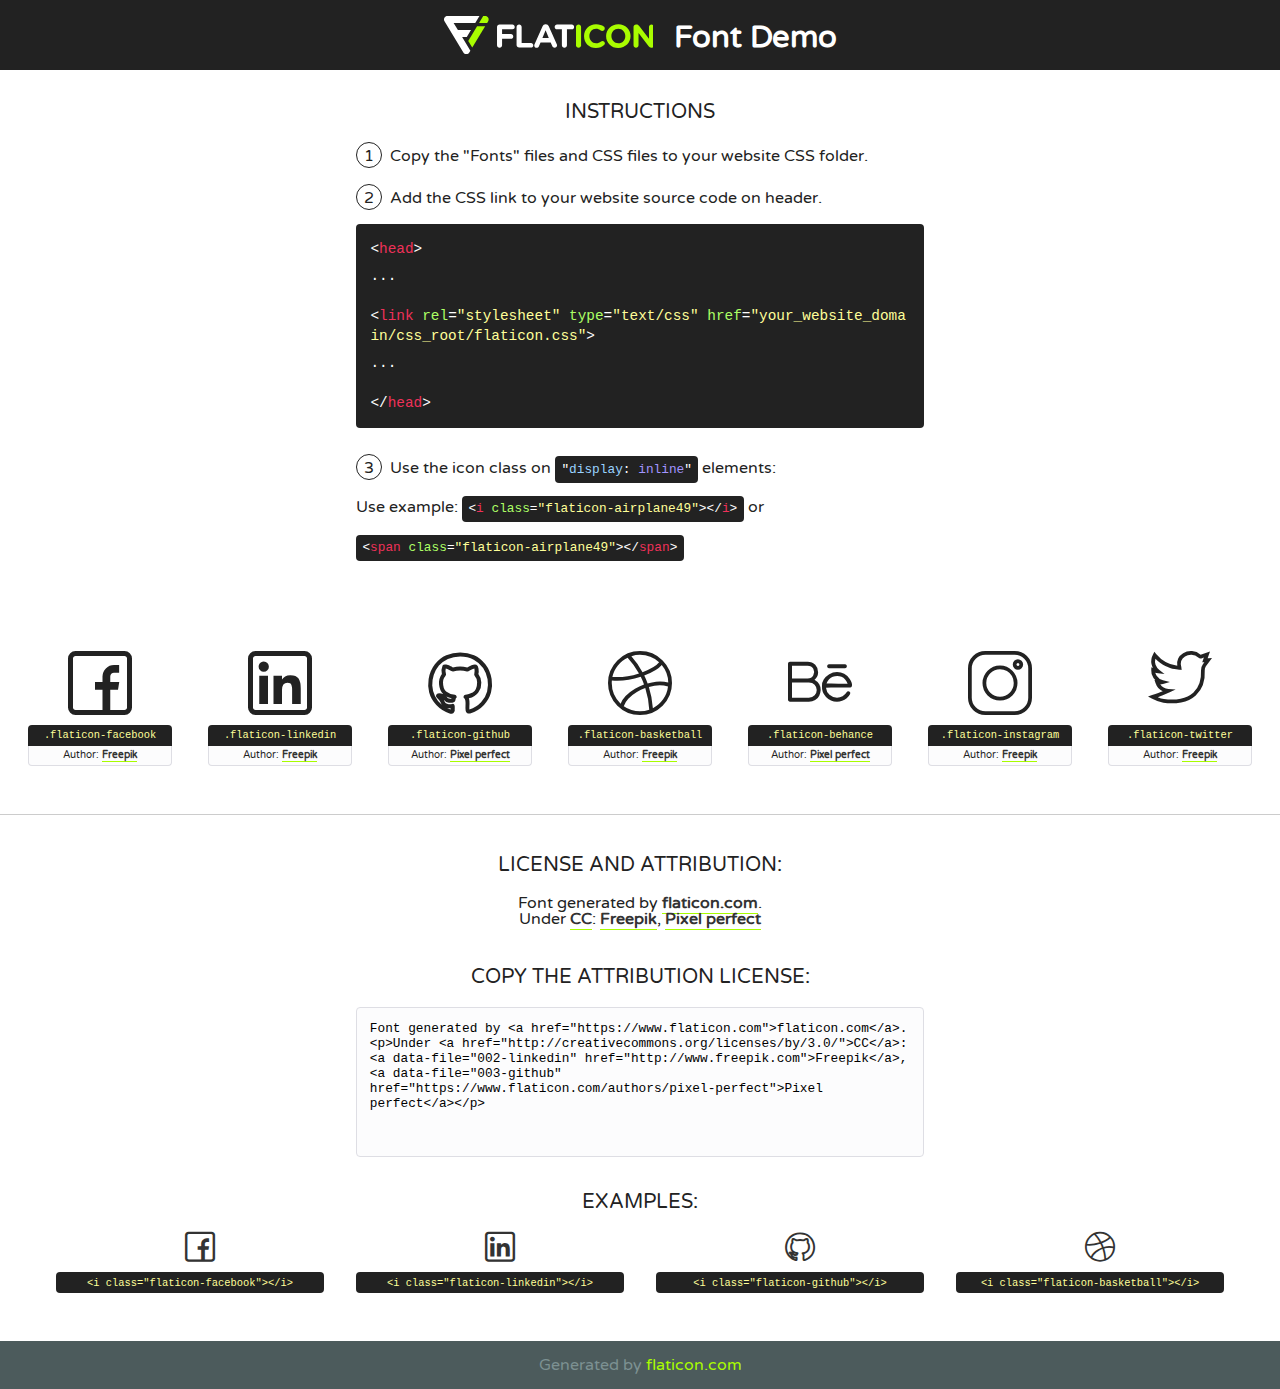
<file: icons/flaticon.html>
<!DOCTYPE html>
<!--
  Flaticon icon font: Flaticon
  Creation date: 07/06/2020 17:26
-->
<html>
<!DOCTYPE html>
<html>

<head>
    <title>Flaticon WebFont</title>
    <link href="http://fonts.googleapis.com/css?family=Varela+Round" rel="stylesheet" type="text/css" />
    <link rel="stylesheet" type="text/css" href="flaticon.css">
    <meta charset="UTF-8">
    <style>
    html, body, div, span, applet, object, iframe,
    h1, h2, h3, h4, h5, h6, p, blockquote, pre,
    a, abbr, acronym, address, big, cite, code,
    del, dfn, em, img, ins, kbd, q, s, samp,
    small, strike, strong, sub, sup, tt, var,
    b, u, i, center,
    dl, dt, dd, ol, ul, li,
    fieldset, form, label, legend,
    table, caption, tbody, tfoot, thead, tr, th, td,
    article, aside, canvas, details, embed, 
    figure, figcaption, footer, header, hgroup, 
    menu, nav, output, ruby, section, summary,
    time, mark, audio, video {
        margin: 0;
        padding: 0;
        border: 0;
        font-size: 100%;
        font: inherit;
        vertical-align: baseline;
    }
    /* HTML5 display-role reset for older browsers */
    article, aside, details, figcaption, figure, 
    footer, header, hgroup, menu, nav, section {
        display: block;
    }
    body {
        line-height: 1;
    }
    ol, ul {
        list-style: none;
    }
    blockquote, q {
        quotes: none;
    }
    blockquote:before, blockquote:after,
    q:before, q:after {
        content: '';
        content: none;
    }
    table {
        border-collapse: collapse;
        border-spacing: 0;
    }
    body {
        font-family: 'Varela Round', Helvetica, Arial, sans-serif;
        font-size: 16px;
        color: #222;
    }
    a {
        color: #333;
        border-bottom: 1px solid #a9fd00;
        font-weight: bold;
        text-decoration: none;
    }
    * {
        -moz-box-sizing: border-box;
        -webkit-box-sizing: border-box;
        box-sizing: border-box;
        margin: 0;
        padding: 0;
    }
    [class^="flaticon-"]:before, [class*=" flaticon-"]:before, [class^="flaticon-"]:after, [class*=" flaticon-"]:after {
        font-family: Flaticon;
        font-size: 30px;
        font-style: normal;
        margin-left: 20px;
        color: #333;
    }
    .wrapper {
        max-width: 600px;
        margin: auto;
        padding: 0 1em;
    }
    .title {
        font-size: 1.25em;
        text-align: center;
        margin-bottom: 1em;
        text-transform: uppercase;
    }
    header {
        text-align: center;
        background-color: #222;
        color: #fff;
        padding: 1em;
    }
    header .logo {
        width: 210px;
        height: 38px;
        display: inline-block;
        vertical-align: middle;
        margin-right: 1em;
        border: none;
    }
    header strong {
        font-size: 1.95em;
        font-weight: bold;
        vertical-align: middle;
        margin-top: 5px;
        display: inline-block;
    }
    .demo {
        margin: 2em auto;
        line-height: 1.25em;
    }
    .demo ul li {
        margin-bottom: 1em;
    }
    .demo ul li .num {
        color: #222;
        border-radius: 20px;
        display: inline-block;
        width: 26px;
        padding: 3px;
        height: 26px;
        text-align: center;
        margin-right: 0.5em;
        border: 1px solid #222;
    }
    .demo ul li code {
        background-color: #222;
        border-radius: 4px;
        padding: 0.25em 0.5em;
        display: inline-block;
        color: #fff;
        font-family: Consolas,Monaco,Lucida Console,Liberation Mono,DejaVu Sans Mono,Bitstream Vera Sans Mono,Courier New, monospace;
        font-weight: lighter;
        margin-top: 1em;
        font-size: 0.8em;
        word-break: break-all;
    }
    .demo ul li code.big {
        padding: 1em;
        font-size: 0.9em;
    }
    .demo ul li code .red {
        color: #EF3159;
    }
    .demo ul li code .green {
        color: #ACFF65;
    }
    .demo ul li code .yellow {
        color: #FFFF99;
    }
    .demo ul li code .blue {
        color: #99D3FF;
    }
    .demo ul li code .purple {
        color: #A295FF;
    }
    .demo ul li code .dots {
        margin-top: 0.5em;
        display: block;
    }
    #glyphs {
        border-bottom: 1px solid #ccc;
        padding: 2em 0;
        text-align: center;
    }
    .glyph {
        display: inline-block;
        width: 9em;
        margin: 1em;
        text-align: center;
        vertical-align: top;
        background: #FFF;
    }
    .glyph .glyph-icon {
        padding: 10px;
        display: block;
        font-family:"Flaticon";
        font-size: 64px;
        line-height: 1;
    }
    .glyph .glyph-icon:before {
        font-size: 64px;
        color: #222;
        margin-left: 0;
    }
    .class-name {
        font-size: 0.65em;
        background-color: #222;
        color: #fff;
        border-radius: 4px 4px 0 0;
        padding: 0.5em;
        color: #FFFF99;
        font-family: Consolas,Monaco,Lucida Console,Liberation Mono,DejaVu Sans Mono,Bitstream Vera Sans Mono,Courier New, monospace;
    }
    .author-name {
        font-size: 0.6em;
        background-color: #fcfcfd;
        border: 1px solid #DEDEE4;
        border-top: 0;
        border-radius: 0 0 4px 4px;
        padding: 0.5em;
    }
    .class-name:last-child {
        font-size: 10px;
        color:#888;
    }
    .class-name:last-child a {
        font-size: 10px;
        color:#555;
    }
    .class-name:last-child a:hover {
        color:#a9fd00;
    }
    .glyph > input {
        display: block;
        width: 100px;
        margin: 5px auto;
        text-align: center;
        font-size: 12px;
        cursor: text;
    }
    .glyph > input.icon-input {
        font-family:"Flaticon";
        font-size: 16px;
        margin-bottom: 10px;
    }
    .attribution .title {
        margin-top: 2em;
    }
    .attribution textarea {
        background-color: #fcfcfd;
        padding: 1em;
        border: none;
        box-shadow: none;
        border: 1px solid #DEDEE4;
        border-radius: 4px;
        resize: none;
        width: 100%;
        height: 150px;
        font-size: 0.8em;
        font-family: Consolas,Monaco,Lucida Console,Liberation Mono,DejaVu Sans Mono,Bitstream Vera Sans Mono,Courier New, monospace;
        -webkit-appearance: none;
    }
    .iconsuse {
        margin: 2em auto;
        text-align: center;
        max-width: 1200px;
    }
    .iconsuse:after {
        content: '';
        display: table;
        clear: both;
    }
    .iconsuse .image {
        float: left;
        width: 25%;
        padding: 0 1em;
    }
    .iconsuse .image p {
        margin-bottom: 1em;
    }
    .iconsuse .image span {
        display: block;
        font-size: 0.65em;
        background-color: #222;
        color: #fff;
        border-radius: 4px;
        padding: 0.5em;
        color: #FFFF99;
        margin-top: 1em;
        font-family: Consolas,Monaco,Lucida Console,Liberation Mono,DejaVu Sans Mono,Bitstream Vera Sans Mono,Courier New, monospace;
    }
    #footer {
        text-align: center;
        background-color: #4C5B5C;
        color: #7c9192;
        padding: 1em;
    }
    #footer a {
        border: none;
        color: #a9fd00;
        font-weight: normal;
    }
    @media (max-width: 960px) {
        .iconsuse .image {
            width: 50%;
        }
    }
    @media (max-width: 560px) {
        .iconsuse .image {
            width: 100%;
        }
    }
    </style>
</head>

<body class="characters-off">

    <header>
        <a href="https://www.flaticon.com" target="_blank" class="logo">
            <svg version="1.1" xmlns="http://www.w3.org/2000/svg" xmlns:xlink="http://www.w3.org/1999/xlink" xmlns:a="http://ns.adobe.com/AdobeSVGViewerExtensions/3.0/" viewBox="0 0 560.875 102.036" enable-background="new 0 0 560.875 102.036" xml:space="preserve">
                <defs>
                </defs>
                <g>
                    <g class="letters">
                        <path fill="#ffffff" d="M141.596,29.675c0-3.777,2.985-6.767,6.764-6.767h34.438c3.426,0,6.15,2.728,6.15,6.15
                        c0,3.43-2.724,6.149-6.15,6.149h-27.674v13.091h23.719c3.429,0,6.151,2.724,6.151,6.15c0,3.43-2.723,6.149-6.151,6.149h-23.719
                        v17.574c0,3.773-2.986,6.761-6.764,6.761c-3.779,0-6.764-2.989-6.764-6.761V29.675z"></path>
                        <path fill="#ffffff" d="M193.844,29.149c0-3.781,2.985-6.767,6.764-6.767c3.776,0,6.763,2.985,6.763,6.767v42.957h25.039
                        c3.426,0,6.149,2.726,6.149,6.153c0,3.425-2.723,6.15-6.149,6.15h-31.802c-3.779,0-6.764-2.986-6.764-6.768V29.149z"></path>
                        <path fill="#ffffff" d="M241.891,75.71l21.438-48.407c1.492-3.341,4.215-5.357,7.906-5.357h0.792
                        c3.686,0,6.323,2.017,7.815,5.357l21.439,48.407c0.436,0.967,0.701,1.845,0.701,2.723c0,3.602-2.809,6.501-6.414,6.501
                        c-3.161,0-5.269-1.845-6.499-4.655l-4.132-9.661h-27.059l-4.301,10.102c-1.144,2.631-3.426,4.214-6.237,4.214
                        c-3.517,0-6.24-2.81-6.24-6.325C241.1,77.64,241.451,76.677,241.891,75.71z M279.932,58.666l-8.521-20.297l-8.526,20.297H279.932
                        z"></path>
                        <path fill="#ffffff" d="M314.864,35.387H301.86c-3.429,0-6.239-2.813-6.239-6.238c0-3.429,2.811-6.24,6.239-6.24h39.533
                        c3.426,0,6.237,2.811,6.237,6.24c0,3.425-2.811,6.238-6.237,6.238h-13.001v42.785c0,3.773-2.99,6.761-6.764,6.761
                        c-3.779,0-6.764-2.989-6.764-6.761V35.387z"></path>
                        <path fill="#A9FD00" d="M352.615,29.149c0-3.781,2.985-6.767,6.767-6.767c3.774,0,6.761,2.985,6.761,6.767v49.024
                        c0,3.773-2.987,6.761-6.761,6.761c-3.781,0-6.767-2.989-6.767-6.761V29.149z"></path>
                        <path fill="#A9FD00" d="M374.132,53.836v-0.179c0-17.481,13.178-31.801,32.065-31.801c9.22,0,15.459,2.458,20.557,6.238
                        c1.402,1.054,2.637,2.985,2.637,5.357c0,3.692-2.985,6.59-6.681,6.59c-1.845,0-3.071-0.702-4.044-1.319
                        c-3.776-2.813-7.729-4.393-12.562-4.393c-10.364,0-17.831,8.611-17.831,19.154v0.173c0,10.542,7.291,19.329,17.831,19.329
                        c5.715,0,9.492-1.756,13.359-4.834c1.049-0.874,2.458-1.491,4.039-1.491c3.429,0,6.325,2.813,6.325,6.236
                        c0,2.106-1.056,3.78-2.282,4.834c-5.539,4.834-12.036,7.733-21.878,7.733C387.572,85.464,374.132,71.493,374.132,53.836z"></path>
                        <path fill="#A9FD00" d="M433.009,53.836v-0.179c0-17.481,13.79-31.801,32.766-31.801c18.981,0,32.592,14.143,32.592,31.628v0.173
                        c0,17.483-13.785,31.807-32.769,31.807C446.625,85.464,433.009,71.32,433.009,53.836z M484.224,53.836v-0.179
                        c0-10.539-7.725-19.326-18.626-19.326c-10.893,0-18.449,8.611-18.449,19.154v0.173c0,10.542,7.73,19.329,18.626,19.329
                        C476.676,72.986,484.224,64.378,484.224,53.836z"></path>
                        <path fill="#A9FD00" d="M506.233,29.321c0-3.774,2.99-6.763,6.767-6.763h1.401c3.252,0,5.183,1.583,7.029,3.953l26.093,34.265
                        V29.059c0-3.692,2.99-6.677,6.681-6.677c3.683,0,6.671,2.985,6.671,6.677v48.934c0,3.78-2.987,6.765-6.764,6.765h-0.436
                        c-3.257,0-5.188-1.581-7.034-3.953l-27.056-35.492v32.944c0,3.687-2.985,6.676-6.678,6.676c-3.683,0-6.673-2.989-6.673-6.676
                        V29.321z"></path>
                    </g>
                    <g class="insignia">
                        <path fill="#ffffff" d="M48.372,56.137h12.517l11.156-18.537H37.186L25.688,18.539h57.825L94.668,0H9.271
                        C5.925,0,2.842,1.801,1.198,4.716c-1.644,2.907-1.593,6.482,0.134,9.343l50.38,83.501c1.678,2.781,4.689,4.476,7.938,4.476
                        c3.246,0,6.257-1.695,7.935-4.476l2.898-4.804L48.372,56.137z"></path>
                        <g class="i">
                            <path fill="#A9FD00" d="M93.575,18.539h0.031v0.004l21.652,0.004l2.705-4.488c1.727-2.861,1.778-6.436,0.133-9.343
                            C116.454,1.801,113.371,0,110.026,0h-5.294L93.575,18.539z"></path>
                            <polygon fill="#A9FD00" points="88.291,27.356 64.725,66.486 75.519,84.404 109.942,27.356"></polygon>
                        </g>
                    </g>
                </g>
            </svg>
        </a>
        <strong>Font Demo</strong>
    </header>


    <section class="demo wrapper">

        <p class="title">Instructions</p>

        <ul>
            <li>
                <span class="num">1</span>Copy the "Fonts" files and CSS files to your website CSS folder.
            </li>
            <li>
                <span class="num">2</span>Add the CSS link to your website source code on header.
                <code class="big">
                    &lt;<span class="red">head</span>&gt;
                    <br/><span class="dots">...</span>
                    <br/>&lt;<span class="red">link</span> <span class="green">rel</span>=<span class="yellow">"stylesheet"</span> <span class="green">type</span>=<span class="yellow">"text/css"</span> <span class="green">href</span>=<span class="yellow">"your_website_domain/css_root/flaticon.css"</span>&gt;
                    <br/><span class="dots">...</span>
                    <br/>&lt;/<span class="red">head</span>&gt;
                </code>
            </li>

            <li>
                <p>
                    <span class="num">3</span>Use the icon class on <code>"<span class="blue">display</span>:<span class="purple"> inline</span>"</code> elements:
                    <br />
                    Use example: <code>&lt;<span class="red">i</span> <span class="green">class</span>=<span class="yellow">&quot;flaticon-airplane49&quot;</span>&gt;&lt;/<span class="red">i</span>&gt;</code> or <code>&lt;<span class="red">span</span> <span class="green">class</span>=<span class="yellow">&quot;flaticon-airplane49&quot;</span>&gt;&lt;/<span class="red">span</span>&gt;</code>
            </li>
        </ul>

    </section>




   <section id="glyphs">          
    
      
        <div class="glyph"><div class="glyph-icon flaticon-facebook"></div>
            <div class="class-name">.flaticon-facebook</div>
            <div class="author-name">Author: <a data-file="001-facebook" href="http://www.freepik.com">Freepik</a> </div> 
        </div>        
        
        <div class="glyph"><div class="glyph-icon flaticon-linkedin"></div>
            <div class="class-name">.flaticon-linkedin</div>
            <div class="author-name">Author: <a data-file="002-linkedin" href="http://www.freepik.com">Freepik</a> </div> 
        </div>        
        
        <div class="glyph"><div class="glyph-icon flaticon-github"></div>
            <div class="class-name">.flaticon-github</div>
            <div class="author-name">Author: <a data-file="003-github" href="https://www.flaticon.com/authors/pixel-perfect">Pixel perfect</a> </div> 
        </div>        
        
        <div class="glyph"><div class="glyph-icon flaticon-basketball"></div>
            <div class="class-name">.flaticon-basketball</div>
            <div class="author-name">Author: <a data-file="004-basketball" href="http://www.freepik.com">Freepik</a> </div> 
        </div>        
        
        <div class="glyph"><div class="glyph-icon flaticon-behance"></div>
            <div class="class-name">.flaticon-behance</div>
            <div class="author-name">Author: <a data-file="005-behance" href="https://www.flaticon.com/authors/pixel-perfect">Pixel perfect</a> </div> 
        </div>        
        
        <div class="glyph"><div class="glyph-icon flaticon-instagram"></div>
            <div class="class-name">.flaticon-instagram</div>
            <div class="author-name">Author: <a data-file="006-instagram" href="http://www.freepik.com">Freepik</a> </div> 
        </div>        
        
        <div class="glyph"><div class="glyph-icon flaticon-twitter"></div>
            <div class="class-name">.flaticon-twitter</div>
            <div class="author-name">Author: <a data-file="007-twitter" href="http://www.freepik.com">Freepik</a> </div> 
        </div>        
        

    </section>



    <section class="attribution wrapper"   style="text-align:center;">

      <div class="title">License and attribution:</div><div class="attrDiv">Font generated by <a href="https://www.flaticon.com">flaticon.com</a>. <div><p>Under <a href="http://creativecommons.org/licenses/by/3.0/">CC</a>: <a data-file="002-linkedin" href="http://www.freepik.com">Freepik</a>, <a data-file="003-github" href="https://www.flaticon.com/authors/pixel-perfect">Pixel perfect</a></p>  </div>
      </div>
      <div class="title">Copy the Attribution License:</div>

    <textarea onclick="this.focus();this.select();">Font generated by &lt;a href=&quot;https://www.flaticon.com&quot;&gt;flaticon.com&lt;/a&gt;. <p>Under <a href="http://creativecommons.org/licenses/by/3.0/">CC</a>: <a data-file="002-linkedin" href="http://www.freepik.com">Freepik</a>, <a data-file="003-github" href="https://www.flaticon.com/authors/pixel-perfect">Pixel perfect</a></p>  
     </textarea>

    </section>

    <section class="iconsuse">

          <div class="title">Examples:</div>            
             
            <div class="image">
                <p>
                    <i class="glyph-icon flaticon-facebook"></i> 
                    <span>&lt;i class=&quot;flaticon-facebook&quot;&gt;&lt;/i&gt;</span>
                </p>
            </div>
            
            <div class="image">
                <p>
                    <i class="glyph-icon flaticon-linkedin"></i> 
                    <span>&lt;i class=&quot;flaticon-linkedin&quot;&gt;&lt;/i&gt;</span>
                </p>
            </div>
            
            <div class="image">
                <p>
                    <i class="glyph-icon flaticon-github"></i> 
                    <span>&lt;i class=&quot;flaticon-github&quot;&gt;&lt;/i&gt;</span>
                </p>
            </div>
            
            <div class="image">
                <p>
                    <i class="glyph-icon flaticon-basketball"></i> 
                    <span>&lt;i class=&quot;flaticon-basketball&quot;&gt;&lt;/i&gt;</span>
                </p>
            </div>
                       
        </div>
                            
    </section>

<div id="footer">
    <div>Generated by <a href="https://www.flaticon.com">flaticon.com</a>
    </div>
</div>



</body>
</html>
</file>
<file: css/style.css>
* {
  box-sizing: border-box;
  -webkit-box-sizing: border-box;
}
html,
body {
  margin: 0;
  padding: 0;

  scroll-behavior: smooth;
}
body {
  font-family: var(--font), Helvetica, sans-serif;
}
.cookie.hidden {
  display: none;
}
.cookie {
position: fixed;
bottom: 0;
right: 0;
width: 100vw;
padding: 1em;
z-index: 10;

background-color: var(--basic-color);
border-radius: 3px;
font-size: clamp(16px, 2vw, 1em);
color: var(--font-color);
}
.cookie__box {
  width: 100%;
  padding-top: 10px;
  display: flex;
}
.cookie__box__icon {
  width: 24px;
  height: 24px;
  width: clamp(25px, 4vw, 70px);
  height: clamp(25px, 4vw, 70px);
  padding: .2em;
  color: var(--secondary-color);
}
.cookie__box__description {
  margin: 0;
  padding-left: .5em;
}
.cookie__box__description--link {
  text-decoration: none;
  color: var(--secondary-color);
}
.cookie__box__description--link:hover {
  text-decoration: underline;
}
.cookie__button {
  float: right;
  width: clamp(110px, 15vw, 150px);
  height: 2.1em;
  margin: 10px 1em 0 0;

  color: var(--basic-color);
  font-size: 1em;
  letter-spacing: 2px;
  background-color: var(--secondary-color);
  border: none;
  border-radius: 5px;
}
.cookie__button:hover {
  color: var(--secondary-color);
  font-weight: bolder;
  background-color: var(--basic-color);
  border: 2px solid var(--secondary-color);
}

.container {
  width: 100%;
  padding: 0 0.75rem 0 0.75rem;
  margin: 0 auto;
  color: var(--font-color);
}
/* Section: NAV */
.navigation {
  position: fixed;
  width: 100%;
  margin: 0;
  background: rgba(255, 255, 255, .9);
  border-bottom: 1px solid rgba(39, 39, 39, 0.2);
  z-index: 5;

  transition: transform .5s;

  display: flex;
  flex-direction: column;
}

.quick-transition{
  -webkit-transition: 0.2s ;
  -moz-transition: 0.2s;
  -o-transition: 0.2s;
  transition: 0.2s;
}

.navigation>*{
  -webkit-transition: 0.2s ;
  -moz-transition: 0.2s;
  -o-transition: 0.2s;
  transition: 0.2s;
}

.navigation__slideup {
  height: 0px !important;            
  overflow-y: hidden;
  -webkit-transition: 0.2s ;
  -moz-transition: 0.2s;
  -o-transition: 0.2s;
  transition: 0.2s;
}

.navigation__slidedown {            
  height: 60px ;            
  -webkit-transition: 0.2s ;
  -moz-transition: 0.2s;
  -o-transition: 0.2s;
  transition: 0.2s;        
} 

.navigation__burger {
  width: 40px;
  height: 30px;
  font-style: normal;
  font-size: 1.2em;
  margin: 10px;
  transition: transform .5s;

  display: flex;
  flex-direction: column;
  align-items: center;
  justify-content: center;
}
.navigation__burger--line {
  width: 24px;
  height: 4px;
  margin: 2px;

  border-radius: 10px;
  background-color: var(--secondary-color);
  transition: transform .35s  cubic-bezier(0.25, 0.46, 0.45, 0.94), 
              opacity .2s .1s;
}
.navigation.active  .burger__active--one {
  transform: rotate(45deg) translate(6px, 6px);
  transition: transform .3s  cubic-bezier(0.25, 0.46, 0.45, 0.94);
}
.navigation.active  .burger__active--two {
  opacity: 0;
  transition: opacity .1s;
}
.navigation.active  .burger__active--three {
  transform: rotate(-45deg) translate(5px, -6px);
  transition: transform .3s  cubic-bezier(0.25, 0.46, 0.45, 0.94);
}
.navigation__burger__checkbox {
  position: absolute;
  top: 0px;
  left: 0px;
  margin: -100px;
  opacity: 0;
}
.navigation__burger__checkbox:checked ~ .navigation__menu {
  display: block;
  padding-left: 2px;
}
.navigation__menu {
  display: block;
  z-index: -1;
  margin-top: -226.5px;
  padding-left: 2px;
  padding-bottom: 10px;
  background: rgba(255, 255, 255, 0.9);
  transition: transform .5s;
  animation: topSlideUp .9s forwards;
}
.navigation.active .navigation__menu {
  display: block;
  padding-left: 2px;
  padding-bottom: 10px;
  z-index: -1;
  margin-top: -226.5px;
  background: rgba(255, 255, 255, 0.9);
  animation: topSlide .5s  forwards;
}
@keyframes topSlide {
  0% {
    transform: translateY(0);
    opacity: 0;
    border-bottom: 0 solid rgba(39, 39, 39, 0.2);
  }
  50%{
    transform: translateY(120px);
    opacity: 0;
    border-bottom: 0 solid rgba(39, 39, 39, 0.2);
  }
  100% {
    transform: translateY(226.5px);
    opacity: 1;
    border-bottom: 1px solid rgba(39, 39, 39, 0.2);
  }
}
@keyframes topSlideUp {
  0% {
    transform: translateY(226.5px);
    opacity: 1;
    border-bottom: 1px solid rgba(39, 39, 39, 0.2);
  }
  25% {
    opacity: 0;
  }
  100% {
    transform: translateY(1px);
    opacity: 0;
    border-bottom: 0 solid rgba(39, 39, 39, 0.2);
  }
}
.navigation__menu__list {
  padding: 10px;
  list-style: none;
}
.navigation__menu__list__link {
  color: var(--secondary-color);
  text-decoration: none;
  border-bottom: transparent;
}
.navigation__menu__list__link:hover {
  border-bottom: 2px solid var(--secondary-color);
  transition: .2s ease;
}
.navigation__menu__list__link.active{
  color: var(--secondary-color);
  font-weight: bolder;
  border-bottom: 2px solid var(--secondary-color);
  transition: .2s ease;
}

/* .navigation__menu__list__link:link {
  text-decoration: none;
}
.navigation__menu__list__link:hover{
  text-decoration: underline var(--secondary-color);
}

/* .navigation__menu__list__link:focus {
  color: var(--secondary-color);
  font-weight: bolder;
}
.navigation__menu__list__link:active {
  color: var(--secondary-color);
  font-weight: 900;
} */
.page__version__button {
  position: absolute;
  top: 11px;
  left: 60px;
  text-align: center;

  width: 28px;
  height: 28px;
  padding: 0;
  background: none;
  border: 1px solid transparent;
  border-radius: 5px;
}
.page__version__button:hover {
  border: 1px solid #0098c9;
  border-radius: 5px;
}
.page__version__button a {
  text-decoration: none;
  color: var(--secondary-color);
}
.navigation__logo {
  position: absolute;
  height: 50px;
  width: 200px;
  padding: 10px;
  height: 50px;
  transition: transform .5s;

  display: flex;
  align-self: flex-end;
}
.navigation__logo__img {
  width: 100%;
  height: 100%;
}
.navigation__arrow {
  position: fixed;
  bottom: 10%;
  right: 5%;
  width: 2em;
  height: 2em;

  background: var(--basic-color);
  border-radius: 50%;
  
  z-index: 5;
  transition: .6s;
}
.navigation__arrow:hover, .navigation__arrow:focus {
  transform: scale(1.3, 1.3);
  transition: transform .6s;
}
.navigation__arrow.hidden {
  display: none;
}

/* Section: HERO */
.hero {
  position: relative;
  height: 100vh;
  color: var(--basic-color);
  overflow: hidden;
}
.hero__img {
  position: absolute;
  width: 100%;
  height: 100vh;
  background-size: cover;
  background-position: center;
  z-index: 1;
  display: none;
  animation: slider 1s ease-in-out;
}
@keyframes slider {
  0% { transform: scale(1.02); opacity: 0.8; }
  100% { transform: scale(1); opacity: 1; }
}
.hero__img__1 {
  background-image: url("../image/hero/stay_healthy.jpg");
}
.hero__img__2 {
  background-image: url("../image/hero/stay_happy.jpg");
}
.hero__img__3 {
  background-image: url("../image/hero/stay_clean.jpg");
}
.hero__img.active {
  display: flex;
}
.hero__img__overlay {
  position: absolute;
  width: 100%;
  height: 100vh;
  display: flex;
  background-color: var(--pic--overlay--color);
}
.hero__section {
  margin-top: 65px;
  padding: 12px;
  width: 100%;
  display: flex;
  justify-content: center;
  align-items: flex-end;
  flex-direction: column;
}
.hero__title {
  margin: 0px;
  font-size: clamp(3em, 9vw, 10.25em);
  font-weight: 600;
  line-height: 1.2;
}
.hero__subtitle {
  margin: 0px;
  font-size: clamp(1.125em, 2.6vw, 3em);
  font-weight: normal;
  text-align: right;
}
.hero__subtitle.hero__subtitle--bold {
  font-weight: 600;
}
.hero__slide__arrows {
  position: absolute;
  z-index: 2;
  top: 47%;
  width: 100%;
  display: flex;
  justify-content: space-between;
}
.hero__arrow {
  display: none;
}
.hero__arrow:hover {
  color: var(--secondary-color);
  transition: 0.5s ease-out;
}
.hero__arrow:focus {
  outline: none;
}
.hero__slide__dots {
  position: absolute;
  top: 90%;
  width: 100%;
  z-index: 2;
  display: flex;
  justify-content: center;
}
.hero__dot {
  margin: 8px;
  height: 1em;
  width: 1em;
  background-color: var(--transparent-color);
  border-radius: 50%;
  box-shadow: 0px 4px 10px var(--box-shadow-color);
  border: none;
  display: inline-block;
  cursor: pointer;
}
.hero__dot.active {
  background-color: var(--secondary-color);
}
.hero__dot:hover {
  background-color: var(--secondary-color);
  transition: 0.5s ease-out;
}
.hero__dot:focus {
  outline: none;
}

/* Section: FEATURES */
.section__features {
  background: var(--primary-color);
}
.features {
  padding: 16px;
  display: flex;
  flex-wrap: wrap;
  align-items: center;
}
.features__action {
  width: 100%;
  margin: 8px 0;
  padding: 0 16px;

  background: var(--basic-color);
  border-radius: 3px;
  box-shadow: 0px 4px 10px var(--box-shadow-color);
  color: var(--font-color);
  text-align: center;
  cursor: default;
}
.features__action__h {
  margin: 10px;
  font-size: 24px;
}
.features__action__p {
  margin: 16px 0;
  font-size: var(--text-font-size);
  line-height: 1.2;
}
.features__action__img {
  width: 70px;
}
.features__action__img:focus,
.features__action__img:hover {
  animation: pulse 1.3s;
}
@keyframes pulse {
  from {
    -webkit-transform: scale3d(1, 1, 1);
    transform: scale3d(1, 1, 1);
  }
  20% {
    -webkit-transform: scale3d(1.3, 1.3, 1.3);
    transform: scale3d(1.3, 1.3, 1.3);
  }
  40% {
    -webkit-transform: scale3d(1, 1, 1);
    transform: scale3d(1, 1, 1);
  }
  50% {
    -webkit-transform: scale3d(1.1, 1.1, 1.1);
    transform: scale3d(1.1, 1.1, 1.1);
  }
  60% {
    -webkit-transform: scale3d(1, 1, 1);
    transform: scale3d(1, 1, 1);
  }
  80% {
    -webkit-transform: scale3d(1.05, 1.05, 1.05);
    transform: scale3d(1.05, 1.05, 1.05);
  }
  to {
    -webkit-transform: scale3d(1, 1, 1);
    transform: scale3d(1, 1, 1);
  }
}
/* Section: OUR MISSION */
.section__mission {
  background-color: var(--primary-color);
}
.mission {
  width: 100%;
  max-height: 50%;

  display: flex;
  flex-direction: column;
  align-items: center;
}
.mission__image {
  width: 92%;
  margin: 16px;
}
.mission__image--img {
  width: 100%;
  height: 150px;

  box-shadow: 0px 4px 10px var(--box-shadow-color);
  border-radius: 3px;
  object-fit: cover;
}
.mission__section {
  width: 100%;
  color: var(--basic-color);
}
.mission__section--h {
  margin: 0;
  padding: 0 24px;
  font-size: var(--med-header-font-size);
}
.mission__section__discription {
  padding: 0 24px;
  font-size: var(--text-font-size);
  line-height: 1.2;
}
.mission__section__discription--hidden {
  display: none;
}
.mission__section__discription-p {
  padding-left: 50%;
  font-size: 0.9em;
  text-align: center;
  font-style: italic;
}
/* Section: ADDITIONAL FEATURES */
.section__additional__features{
   background-color: var(--third-color);
}
.additional__features {
  width: 100%;

  display: flex;
  flex-wrap: wrap;
  justify-content: space-around;
}
.additional__features__box__header__icon {
  width: 48px;
  height: 48px;
}
.additional__features__box {
  width: 100%;
  margin: 16px;
  padding: 1.5em;

  display: flex;
  flex-direction: column;

  background: var(--basic-color);
  box-shadow: 0px 4px 10px var(--box-shadow-color);
  box-sizing: border-box;
  border-radius: 4px;
}
.additional__features__box__header {
  display: flex;
  flex-direction: row;
  align-items: center;
  color: #364954;
}
.additional__features__title {
  margin: 16px 16px 16px 8px;
  display: block;
  font-size: 1.5rem;
  line-height: 1em;
}
.additional__features__box__body {
  color: #364954;
  font-size: 1rem;
  flex: 1 0 5em;
}
.additional___features__box__body__text {
  margin-left: 8px;
  display: -webkit-box;
  -webkit-line-clamp: 3;
  -webkit-box-orient: vertical;
  overflow: hidden;
}
.additional__features__box__read__more__trigger {
  float: right;
  padding: 0 0.5em;

  color: #0098c9;
  font-size: 1rem;
  cursor: pointer;
}
.additional__features__box__read__more__checkbox {
  display: none;
}
.additional__features__box__read__more__checkbox
  ~ .additional__features__box__read__more__trigger:before {
  content: "Czytaj więcej";
}
.additional__features__box__read__more__checkbox:checked
  ~ .additional__features__box__read__more__trigger:before {
  content: "Czytaj mniej";
}
.additional__features__box__read__more__checkbox:checked
  ~ .additional___features__box__body__text {
  -webkit-line-clamp: initial;
  -webkit-box-orient: initial;
  overflow: visible;
}
/* Section: OUR WORKS */
.section__ourwork {
  background-color: var(--third-color);
  padding: 64px 0;
}
.ourwork {
  padding: 5px 0 24px 0;
}
.ourwork__h {
  text-align: left;
  font-size: 1.5em;
  padding-left: 10px;
}
.ourwork__present {
  display: flex;
  flex-direction: column;
  align-items: center;
}
.ourwork__present__section {
  width: 90%;
  margin: 16px;
  position: relative;
}
.ourwork__present__section__img {
  width: 100%;
  height: 250px;
  object-fit: cover;

  border-radius: 3px;
  box-shadow: 0px 4px 10px var(--box-shadow-color);
}
.ourwork__present__section__button {
  width: 100%;
  height: calc(100% - 4px);
  position: absolute;
  bottom: 4px;
  left: 0;

  display: flex;
  flex-direction: column;
  justify-content: space-evenly;
  align-items: center;

  background-color: #0097c971;
  border: #0097c9;
  border-radius: 3px;
  font-family: var(--font), Helvetica, sans-serif;
  font-size: 1em;
  color: var(--basic-color);
  opacity: 0;
  /* cursor: pointer; */
  transition: 0.2s 0.1s linear;
}
.ourwork__present__section__button--h {
  font-size: 1.5em;
}
.ourwork__present__section__button:hover, .ourwork__present__section__button:focus {
  opacity: 1;
  transition: 0.2s 0.1s linear;
}
.ourwork__present__section__button:active {
  border: 2px solid #c0c0c0;
  transition: none;
}
/* Section: OUR TEAM */
.team {
  width: 100%;
  margin: 64px 0;
}
.team__header {
  padding-left: 10px;
  font-size: 1.5em;
  text-align: left;
}
.team__container {
  width: 100%;
  display: flex;
  flex-wrap: wrap;
}

.team__card {
  width: 80%;
  min-height: 200px;
  margin: 50px auto;

  display: flex;
  flex-direction: column;
  justify-content: space-between;

  text-align: center;
  color: var(--primary-color);
  perspective: 1000px;
  transition-duration: 1s;
}

.team__card__container {
  position: relative;
  width: 100%;
  height: 100%;
  text-align: center;
  transition: transform 2s;
  transform-style: preserve-3d;

  
}

.team__card:hover .team__card__container{
  transform: rotateY(180deg);
}

.team__card__styling {
  justify-content: initial;
  margin: 0% auto;
  
  display: flex;
  flex-direction: column;
  flex-wrap: wrap;
  border: 2px solid var(--secondary-color);
  border-radius: 5px;
  
  text-align: center;
  color: var(--primary-color);
}

.team__card__front, .team__card__back {
  position: absolute;
  width: 100%;
  height: 100%;
  -webkit-backface-visibility: hidden; /* Safari */
  backface-visibility: hidden;
}

.team__card__back{
  transform: rotateY(180deg);
}

.team__card__img__container {
  width: 50%;
  margin: -15% auto 0%;
  border-radius: 50%;
  -webkit-border-radius: 50%;
  -moz-border-radius: 50%;
}

.team__card__img {
  width: 100px;
  height: 100px;
  border-radius: inherit;
  object-fit: cover;
  box-shadow: 0px 4px 10px var(--box-shadow-color);
}
.team__card__header {
  margin: auto;
  width: 100%;
}
.team__card__name {
  font-size: 1.5em;
}
.team__card__title {
  font-size: 1.2em;
  margin-bottom: 15%; /* to tweak as desired */
}
.team__card__icons {
  width: 100%;
  margin: auto;

  display: flex;
  justify-content: space-evenly;
  font-size: 30px;
}
.team__card__icon__link {
  color: var(--secondary-color);
  text-decoration: none;
}
/* Section: FOOTER */
.footer {
  padding: 1% 3% 0% 3%;
  background-color: var(--primary-color);
}
.footer__container {
  display: flex;
  flex-wrap: wrap;
}
.play__game__again {
   width: 196px;
   height: 25px;
   margin-left: calc(50% - 98px);
   color: white;
   background: transparent;
   border: 1px solid #fff;
   border-radius: 5px;
   transition: transform .8s ease;
}
.play__game__again:hover {
  transform: scale(1.2, 1.2);
  transition: transform .8s ease;
}

.footer__item {
  width: 100%;
  margin: 4px 0;

  color: var(--transparent-color);
}
.footer__links {
  display: flex;
  justify-content: space-evenly;
  font-size: 0.8em;
}
.footer__link {
  color: var(--transparent-color);
  text-decoration: none;
  text-align: center;
}
.footer__link:visited {
  color: var(--transparent-color);
}
.footer__icons {
  width: 100%;
  order: -1;
  display: flex;
  justify-content: space-evenly;
}
.footer__copyright__text {
  font-size: 0.7em;
  text-align: center;
}
/*  MEDIA */
@media screen and (min-width: 576px) {
  .container {
    max-width: 540px;
  }
  .hero__section {
    padding-right: 70px;
  } 
  .features {
    flex-direction: row;
    justify-content: space-evenly;
  }
  .features__action {
    width: 45.5%;
    min-height: 280px;
    margin: 10px;
  }
  .features__action__h {
    font-size: 2em;
  }
  .additional__features__box {
    width: 100%;
    padding: 1.5em;
  }
  .additional__features__title {
    font-size: 2em;
  }
  .ourwork__present {
    flex-direction: row;
    justify-content: space-between;
  }
  .ourwork__h {
    font-size: 2em;
  }
  .ourwork__present__section {
    flex: 1 0 25%;
  }
  .team__card {
    width: 40%;
  }
  .team__header{
    font-size: 2em;
  }
  .footer__item{
    width: 33.33%;
    order: 0;
    align-items: center;
  }
  .footer__icons{
    width: 33.33%;
  }
}

@media (min-width: 768px) {
  .cookie {
    width: 60%;
  }
  .container {
    max-width: 720px;
  }
  .navigation {
    width: 100%;
    /* height: 51px; */
    position: fixed;

    flex-direction: row;
    align-items: center;
    justify-content: space-between;

    background: var(--transparent-color);
    z-index: 5;
  }
  .navigation__burger {
    opacity: 0;
  }
  .navigation__burger__checkbox {
    display: none;
  }
  .page__version__button {
    top: 16px;
    left: 96%;
  }
  .navigation__logo {
    margin: 5px;
    align-self: flex-start;
  }
  .navigation__menu, .navigation.active .navigation__menu {
    margin: 10px 3% 10px 10px;;
    padding: 0 16px 0 2px;
    background: transparent;

    display: flex;
    list-style-type: none;
    font-size: 1em;
    animation: none;
  }
  .navigation__menu__list {
    padding: 10px;
    box-sizing: border-box;
  }
  .hero__arrow {
    margin: 15px;
    border: none;
    display: inline-block;
    cursor: pointer;
    color: var(--transparent-color);
    background-color: transparent;
    font-size: clamp(5em, 6vw, 8em);
    font-weight: 200;
    text-shadow: 0px 4px 10px var(--box-shadow-color);
  }
  .additional__features__box {
    width: 100%;
    padding: 1.5em;
  }
  .additional__features__title {
    font-size: 2rem;
  }
  .mission {
    flex-direction: row;
  }
  .mission__image {
    width: 50%;
  }
  .mission__image--img {
    width: 100%;
    min-height: 450px;
  }
  .mission__section__discription--hidden {
    display: inline-block;
  }
  .mission__section {
    width: 50%;
    padding: 0;
  }
  .mission__section--h {
    margin: 16px 0;
    font-size: 2em;
  }
  .team__container {
    margin: 0 auto;
  }
  .team__card__img__container{
    margin-top: -15%;
  }
}

@media (min-width: 992px) {
  .container {
    max-width: 960px;
  }
  .features__action {
    height: 230px !important;
    flex: 1 0 20%;
  }
  .additional__features__box {
    width: 46%;
    padding: 2em;
  }
  .additional__features__title {
    font-size: 2rem;
  }
  .additional__features__box__header__icon {
    width: 64px;
    height: 64px;
  }
  .mission__image {
    width: 50%;
  }
  .team__card{
    width: 20%;
    margin-top: 50px;
  }
  .team__card__img__container{
    margin-top: -15%;
  }
  .footer__links {
    justify-content: flex-start;
  }
  .footer__link {
    width: 45%;
    padding: 0% 5% 0% 0%;
  }
  .footer__icons {
    justify-content: space-around;
    font-size: 1.5rem;
  }
}

@media (min-width: 1200px) {
  .container {
    max-width: 1140px;
  }
  .hero__section {
    padding-right: 100px;
  }
  .features__action__img {
    width: 80px;
  }
  .team__header {
    margin: 2.5% auto;
    text-align: left;
    font-size: 2em;
  }
  .team__card {
    width: 20%;
    margin: 5% auto;
    /* padding: 32px 32px 16px 32px; unneeded? */ 
  }
  .team__card__title {
    font-size: 1rem;
  }
  .team__card__icons {
    font-size: 2rem;
  }
}
</file>
<file: css/modal.css>
/* Section: MODAL WINDOW */

.modal__overlay {
    display: none;
    position: fixed;
    top: 0;
    left: 0;
    z-index: 1000;
    width: 100%;
    height: 100%;
    background-color: rgba(54, 73, 84, 0.8);
}
.modal__overlay.active {
    display: block;
}
.modal__container {
    position: fixed;
    z-index: 1001;
    width: 100vw;
    height: 100vh;
    top: 50%;
    left: 50%;
    transform: translate(-50%, -50%);
    border-radius: 3px;
    background-color: var(--basic-color);
    color: var(--modal-font-color);
    box-shadow: 0px 4px 10px var(--box-shadow-color);
    display: flex;
    flex-direction: column;
}
.modal__close {
    position: absolute;
    right: 10px;
    background-color: transparent;
    border: none;
    font-size: 2em;
    outline: none;
    text-shadow: 0px 4px 10px var(--box-shadow-color);
    cursor: pointer;
}
.modal__close:hover { 
    color: var(--secondary-color);
    transition: 0.5s ease-out;
}
.modal__img {
    background-image: url('../image/modal/modal.jpg');
    width: 100%;
    height: 40vh;
    background-size: cover;
    background-position: center;
}
.modal__content {
    padding: 10px;
    display: flex;
    flex-direction: column;
    justify-content: center;
}
.modal__title {
    visibility: visible;
    margin: 0px;
    font-size: 2.75em;
    font-weight: 600;
    line-height: 1.25;
}
.modal__text {
    margin: 0px 0px 3vh 0px;
    font-size: 1.125em;
    line-height: 1.28;
}
.modal__text--bold {
    font-weight: 600;
}
.modal__form {
    position: relative;
    width: 100%;
    font-size: 1em;
}
.modal__email {
    width: 68%;
    min-width: 185px;
    height: 36px;
    margin: 4px 4px 4px 0px;
    padding: 5px;
    border-radius: 3px;
    border: 1px solid var(--primary-color);
    color: var(--modal-email-color);
    font-family: var(--font), Helvetica, sans-serif;
    font-size: 1em;
}
.modal__email:focus {
    outline: none;
    border: 1px solid var(--secondary-color);
}
.modal__email.error {
    border: 1px solid red;
}
.modal__email__error__text {
    margin: 0px;
    font-size: 0.75em;
    font-weight: 600;
    color: red;
    display: none;
}
.modal__email__error__text.error {
    display: flex;
}
.modal__submit {
    width: 29%;
    min-width: 72px;
    max-width: 142px;
    height: 36px;
    margin: 4px 0px;
    padding: 0px;
    background: var(--secondary-color);
    border: 1px solid var(--secondary-color);
    border-radius: 3px;
    color: var(--basic-color);
    font-family: var(--font), Helvetica, sans-serif;
    font-size: 1em;
    cursor: pointer;
}
.modal__submit:hover {
    color: var(--secondary-color);
    background: var(--basic-color);
    transition: 0.5s ease-out;
}
.modal__submit:focus {
    outline: none;
}
.modal__submit:active {
    color: var(--secondary-color);
    background: var(--basic-color);
    border: 1px solid var(--secondary-color);
    outline: none;
}
.modal__label {
    margin: 0px;
    font-size: 0.75em;
    line-height: 1;
}
.modal__label--bold {
    font-weight: 600;
}
.modal__permission {
    position: absolute;
    margin: 0px;
    bottom: 10px;
    font-size: 0.625em;
    line-height: 1;
}
.modal__play__game {
    display: none;
    width: 100%;
    min-width: 72px;
    max-width: auto;
    height: 36px;
    margin: 4px 0px;
    padding: 0px;
    background: var(--secondary-color);
    border: 1px solid var(--secondary-color);
    border-radius: 3px;
    color: var(--basic-color);
    font-family: var(--font), Helvetica, sans-serif;
    font-size: 1em;
    cursor: pointer;
}
.modal__play__game.active {
    display: block;
}
.modal__play__game:hover {
    color: var(--secondary-color);
    background: var(--basic-color);
    transition: 0.5s ease-out;
}
.modal__play__game:focus {
    outline: none;
}
.modal__play__game:active {
    color: var(--secondary-color);
    background: var(--basic-color);
    border: 1px solid var(--secondary-color);
    outline: none;
}
.hidden__form {
    display: none;
}
@media screen and (min-width: 576px) {
    .modal__container {
        width: 484px;
        height: 624px;
    }
    .modal__img {
        height: 45%;
    }
    .modal__title {
        font-size: 4em;
    }
    .modal__text {
        margin-bottom: 20px;
    }
    .modal__email {
        width: 75%;
    }
    .modal__submit {
        width: 23%;
   }
}
 @media screen and (min-width: 768px) { 
    .modal__content {
        padding: 25px;
   }
}
 @media screen and (min-width: 992px) {
    .modal__container {
        width: 970px;
        height: 580px;
        display: flex;
        flex-direction: row;
    }
    .modal__img {
        width: 45%;
        height: 100%;
    }
    .modal__text {
        margin-bottom: 48px;
    }
}
</file>
<file: css/variables.css>
html{

    --primary-color: #364954;
    --secondary-color: #0098c9;
    --basic-color: #ffffff;
    --third-color:rgb(237, 237, 237, 0.7);
  
    --transparent-color: rgba(255, 255, 255, 0.9);
    --box-shadow-color: rgba(39, 39, 39, 0.2);
    --pic--overlay--color: rgba(54, 73, 84, 0.3);
    --focus-color: #00BBD5;
    --shader-color: rgba(54, 73, 84, 0.3);
  
  
    --font-color: #363636;
    --modal-font-color: #272727;
    --modal-email-color: rgba(39, 39, 39, 0.7);
    --font: 'Source Sans Pro';
  
    --big-header-font-size: 2em;
    --med-header-font-size: 1.6em;
    --text-font-size: 1em;
  
    --line-height: 1.5em;
    --max-lines: 3;
  }
</file>
<file: icons/flaticon.css>
/*
  	Flaticon icon font: Flaticon
  	Creation date: 07/06/2020 17:26
  	*/

@font-face {
  font-family: "Flaticon";
  src: url("./Flaticon.eot");
  src: url("./Flaticon.eot?#iefix") format("embedded-opentype"),
       url("./Flaticon.woff2") format("woff2"),
       url("./Flaticon.woff") format("woff"),
       url("./Flaticon.ttf") format("truetype"),
       url("./Flaticon.svg#Flaticon") format("svg");
  font-weight: normal;
  font-style: normal;
}

@media screen and (-webkit-min-device-pixel-ratio:0) {
  @font-face {
    font-family: "Flaticon";
    src: url("./Flaticon.svg#Flaticon") format("svg");
  }
}

[class^="flaticon-"]:before, [class*=" flaticon-"]:before,
[class^="flaticon-"]:after, [class*=" flaticon-"]:after {   
  
  font-family: Flaticon;

font-style: normal;
}

.flaticon-facebook:before { content: "\f100"; }
.flaticon-linkedin:before { content: "\f101"; }
.flaticon-github:before { content: "\f102"; }
.flaticon-basketball:before { content: "\f103"; }
.flaticon-behance:before { content: "\f104"; }
.flaticon-instagram:before { content: "\f105"; }
.flaticon-twitter:before { content: "\f106"; }
</file>
<file: game_elements/game.css>
html, body {
     margin: 0;
     padding: 0;
}
.canvas {
     position: fixed;
     top: 0;
     left: 0;
     z-index: 1000;
     width: 100%;
     height: 100vh;
     margin: 0 auto;
     background-color: rgba(54, 73, 84, 0.8);
     display: flex;
     justify-content: center;
     align-items: center;
}
.canvas.hidden {
     display: none;
}
.game__box {
     position: relative;
     width: min(800px, 100%);
     height: min(520px, 100%);

     border: 3px solid #000;
     background-image: url('./game_image/screen-1.svg');
     background-size: cover;
     background-position: center;

     display: flex;
}
.game__box.hidden {
     display: none;
}
.game__button {
     margin-left: calc(50% - 55.5px);
     margin-bottom: 1%;
     padding: 2px 25px;
     font-size: 2em;
     border: 2px solid #000;
     align-self: flex-end;
}
.close__window {
     position: absolute;
     top: 6px;
     right: 6px;
     width: 24px;
     height: 24px;
     z-index: 2;
}
.close__window::before {
     content: '';
     position: absolute;
     top: 6px;
     right: 0;
     width: 24px;
     height: 4px;
     background-color: #000;
     transform: rotate(45deg);
}
.close__window::after {
     content: '';
     position: absolute;
     top: 6px;
     right: 0;
     width: 24px;
     height: 4px;
     background-color: #000;
     transform: rotate(-45deg);

}
/* .button-start {
     position: absolute;
     bottom: 50px;
     right: 50px;
     width: 150px;
     height: 50px;

     font-size: 1.5em;
} */
.progress__bar {
     position: relative;
     width: 209px;
     height: 35px;
     margin-top: 4px;
     margin-bottom: 15px;

}

.progress__bar__empty {
     position: absolute;
     height: 100%;
     background-image: url('./game_image/progressbarempty.svg');
     transition: width 0.4s;
     width: 100%;
}
.progress__bar__fill {
     position: absolute;
     height: 100%;
     background-image: url('./game_image/progressbarfull.svg');
     transition: width 0.4s;
     z-index: 5;
}
.progress__bar__value {
     position: absolute;
     width: 100%;
     height: 100%;
     z-index: 6;
     color: #272727;

     display: flex;
     align-items: center;
     justify-content: center;
     font-weight: bold;
}
.game--food{  /* replace bad and good with this */
     position: absolute;
     width: 45px;
     height: 38px;
     background-size: contain;
     background-repeat: no-repeat;
     background-position: center;
}
/*
.game__box--badfood {
     
     position: absolute;
     width: 45px;
     height: 38px;
     background-size: contain;
     background-repeat: no-repeat;
     background-position: center; 
     
}
.game__box--goodfood {
     position: absolute;
     width: 45px;
     height: 38px;
     background-size: contain;
     background-repeat: no-repeat;
     background-position: center; 
     
}*/
.hidden-food {
     display: none;
}
.human {
     position: absolute;
     top: 30%;
     right: .1vw;
     width: 53px;
     height: 125px;
     background-image: url('./game_image/ludek3.svg');
     background-size: cover;
     z-index: 2;
}
.human.active  {
     position: absolute;
     top: 30%;
     right: .1vw;
     width: 53px;
     height: 125px;
     background-image: url('./game_image/ludek-1.svg');
     background-size: cover;
     z-index: 2;
}
.game__stats{
     /* margin: -36px auto; */

     height: 36px;
     width: 100%;

     background-color: #5E717A;

     display: flex;
     flex-wrap: nowrap;
     justify-content: space-between;

     font-size: 24px;
     color: whitesmoke;
     font-family: 'Lucida Sans', 'Lucida Sans Regular', 'Lucida Grande', 'Lucida Sans Unicode', Geneva, Verdana, sans-serif;
     text-align: center;
     align-items: center;
}
.game__stats.hidden {
     display: none;
}
.game__stat{
     width: 33%;
     height: 35px;
     margin: 0px 20px;
}
.progress__bar {
     position: relative;
     width: 209px; /* widen? */
     height: 35px;
     margin-top: 2px;
     /* margin-bottom: 15px; */

}
.progress__bar__empty {
     position: absolute;
     height: 100%;
     background-image: url('./game_image/progressbarempty.svg');
     transition: width 0.4s;
     width: 100%;
}
.progress__bar__fill {
     position: absolute;
     height: 100%;
     background-image: url('./game_image/progressbarfull.svg');
     transition: width 0.4s;
     z-index: 5;
}
.progress__bar__value {
     position: absolute;
     width: 100%;
     height: 100%;
     z-index: 6;
     color: #272727;

     display: flex;
     align-items: center;
     justify-content: center;
     font-weight: bold;
}
.hidden{
     display: none;
}
/*
.timer {
     position: absolute;
     z-index: 5;
     top: 1%;
     left: 50%;
     font-size: 1.2em;
     font-weight: 600;
     color: #272727;
} */

.game__over__screen{
     background-image: url('game_image/tlo_bez_napisu.svg');

     /* position: absolute; */
     background-size: cover;
     background-position: center;
     width: 100%;
     height: 100%;
     display: none;
     flex-direction: column;
     justify-content: center;
     align-items: center;

     /* z-index: 5; */
     
}
.game__over__screen.active {
     display: flex;
}
.end__game__image__text {
     z-index: 1;
     width: 45%;
     height: auto;
     display: flex;
}
.final__score {
     position: relative;
     z-index: 1;
     margin: 4px;
     font-size: 1.2em;
     line-height: 1.2;
     color: #272727;
}
.best__score {
     font-size: 1.2em;
     line-height: 1.2;
     color: #272727;
}
.end__game__text {
     width: 65%;
     margin: 15px 0px;

     /* display: flex; */

     font-size: 1em;
     color: #272727;
     line-height: 1.2;
     text-align: center;
}
.full__human {
     z-index: 10;
     width: 25%;
     height: auto;
     display: flex;
}

.button-new {
     position: relative;
     margin: 8px;
     z-index: 10;
     font-size: 1.2em;
     width: 150px;
     height: 50px;
     margin: 6px 0px;
     padding: 0px;
     border: 2px solid #272727;
     color: #272727;
     cursor: pointer;
}

.game__button--easy {
     position: absolute;
     bottom: 3%;
     right: 52%;
     width: 150px;
     height: 50px;
     font-size: 1.5em;
     border: 2px solid #000;
     align-self: flex-end;
}

.game__button--hard {
     position: absolute;
     bottom: 3%;
     left: 52%;
     width: 150px;
     height: 50px;
     font-size: 1.5em;
     border: 2px solid #000;
     align-self: flex-end;
}

.button-pressed{
     background-color: #0098c9;
}

.game__ranking{
     display: grid;
     grid-template-columns: 50% 50%;
}
</file>
<file: Game/game.css>
html, body {
     margin: 0;
     padding: 0;
}
.canvas {
     width: 100vw;
     height: 100vh;
     display: flex;
     justify-content: center;
     align-items: center;
}
.game__box {
     position: relative;
     width: 100vw;
     height: 520px;
     background-image: url(./Game_elements/Web\ 1920\ –\ 1.svg);
     background-size: cover;

}
.game__box--badfood {
     position: absolute;
     width: 45px;
     height: 38px;
     background-size: contain;
     background-repeat: no-repeat;
     background-position: center;
}
.game__box--goodfood {
     position: absolute;
     width: 45px;
     height: 38px;
     background-size: contain;
     background-repeat: no-repeat;
     background-position: center;
}
.hidden-food {
     display: none;
}
.human {
     position: absolute;
     right: .1vw;
     width: 53px;
     height: 125px;
     background-image: url(./Game_elements/ludek-1.svg);
     background-size: cover;
     z-index: 2;
}
</file>
<file: hero/hero.css>
* {
    box-sizing: border-box;
    margin: 0;
    padding: 0;
  }
  
body, html {
    width: 100%;
    height: 100%;
    font-family: var(--font);
  }
  /*

.navigation {
    position: absolute;
    width: 100%;
    height: 65px;
    z-index: 1;
    background: rgba(255, 255, 255, 0.7);
  
    display: flex;
    flex-wrap: inherit;
    justify-content: space-between;
    align-items: center;
  }
  
.menu {
    list-style: none;
    padding-right: 93px;
  
    display: flex;
    flex-wrap: wrap;
  }
  
.navigation__logo {
    padding-left: 33px;
    padding-top: 4px;
  }
  
.menu__link {
    font-family: Source Sans Pro;
    font-size: 24px;
    line-height: 30px;
    color:  #0098C9;
    padding: 0px 11px;

  }
*/

.hero {
    width: 100%;
    height: 100%;
    position: relative;
    background-color: var(--pic--overlay--color);

    display: flex;

  }

.hero__image {
    position: absolute;
    width: 100%;
    height: 100%;
    top: 0;
    left: 0;
    z-index: -10;
    background-image: url('https://images.unsplash.com/photo-1445384763658-0400939829cd?ixlib=rb-1.2.1&ixid=eyJhcHBfaWQiOjEyMDd9&auto=format&fit=crop&w=1050&q=80');
    background-size: cover;
    background-position: center;
}

.hero__section {
    position: relative;
    width: 100%;

    display: flex;
    justify-content: flex-end;
    align-items: center;
}

.hero__content {
    color: var(--basic-color);
    text-align: left;
}

.hero__title {
    font-size: 1em;
    font-weight: 600;
    line-height: 1.1em;
}

.hero__subtitle {
    font-size: 0.3em;
    line-height: auto;
} 
.hero__subtitle--normal {
    font-weight: normal;
}
.hero__subtitle--bold {
    font-weight: bold;
}

.hero__form {
    padding-top: 16px;

    display: flex;
    justify-content: flex-start;
    flex-direction: row;
    flex-wrap: wrap;
}

.hero__input {
    margin: 4px;
    font-size: 1em;
    font-weight: normal;
    line-height: 30px;
    color: var(--basic-color);
    border-radius: 5px;
}

.hero__email {
    padding: 15px;
    border: 2px solid var(--basic-color);
    width: 487px;
    height: 59px;
    background-color: transparent;
}
.hero__email:focus {
    outline: none;
    border: 3px solid var(--basic-color);
}

.hero__submit {
    background: var(--secondary-color);
    border: 2px solid var(--secondary-color);
    box-shadow: 0px 4px 5px var(--box-shadow-color);
    width: 161px;
    height: 59px;
    cursor: pointer;
}

.hero__submit:focus {
    outline: none;
    border: 3px solid var(--transparent-color);
}

@media (min-width: 360px) {
  .hero__content {
      font-size: calc(62px + 82 * ((100vw - 360px) / 632));
      padding: calc(10px + 92 * ((100vw - 360px) / 632));
  }
  .hero__input {
      font-size: calc(16px + 8 * ((100vw - 360px) / 632));
  }
  .hero__email {
      width: calc(310px + 177 * ((100vw - 360px) / 632));
  }
}

@media (min-width: 992px) {

  .hero__content {
      font-size: 144px;
      padding: 102px;
  }
  .hero__email {
      width: 487px;
}
  .hero__input {
      font-size: 24px;
  }
}


/*
@media (min-width: 576px) {
 
  .hero__section {
       padding: 0 54px;
  }
}

@media (min-width: 768px) {

  .hero__section {
      padding: 0 64px;
  }
}
*/
</file>
<file: hero/css/variables.css>
html{

    --third-color: rgba(237, 237, 237, 0.7);

    --logo-color:  #0098c9;


    --font-color: #363636;
    --font: 'Source Sans Pro';


    --primary-color: #364954;   
    --secondary-color: #0098c9;
    --basic-color: #ffffff;
    --transparent-color: rgba(255, 255, 255, 0.7);
    --box-shadow-color: rgba(39, 39, 39, 0.2);
    --pic--overlay--color: rgba(54, 73, 84, 0.3);

    
    --big-header-font-size: 48px;
    --med-header-font-size: 32px;
    --text-font-size: 16px;

    /*  

    Media size - MIN!!!:
    
        small:  576px
        medium: 768px
        large:  992px

    */

    
}
</file>
